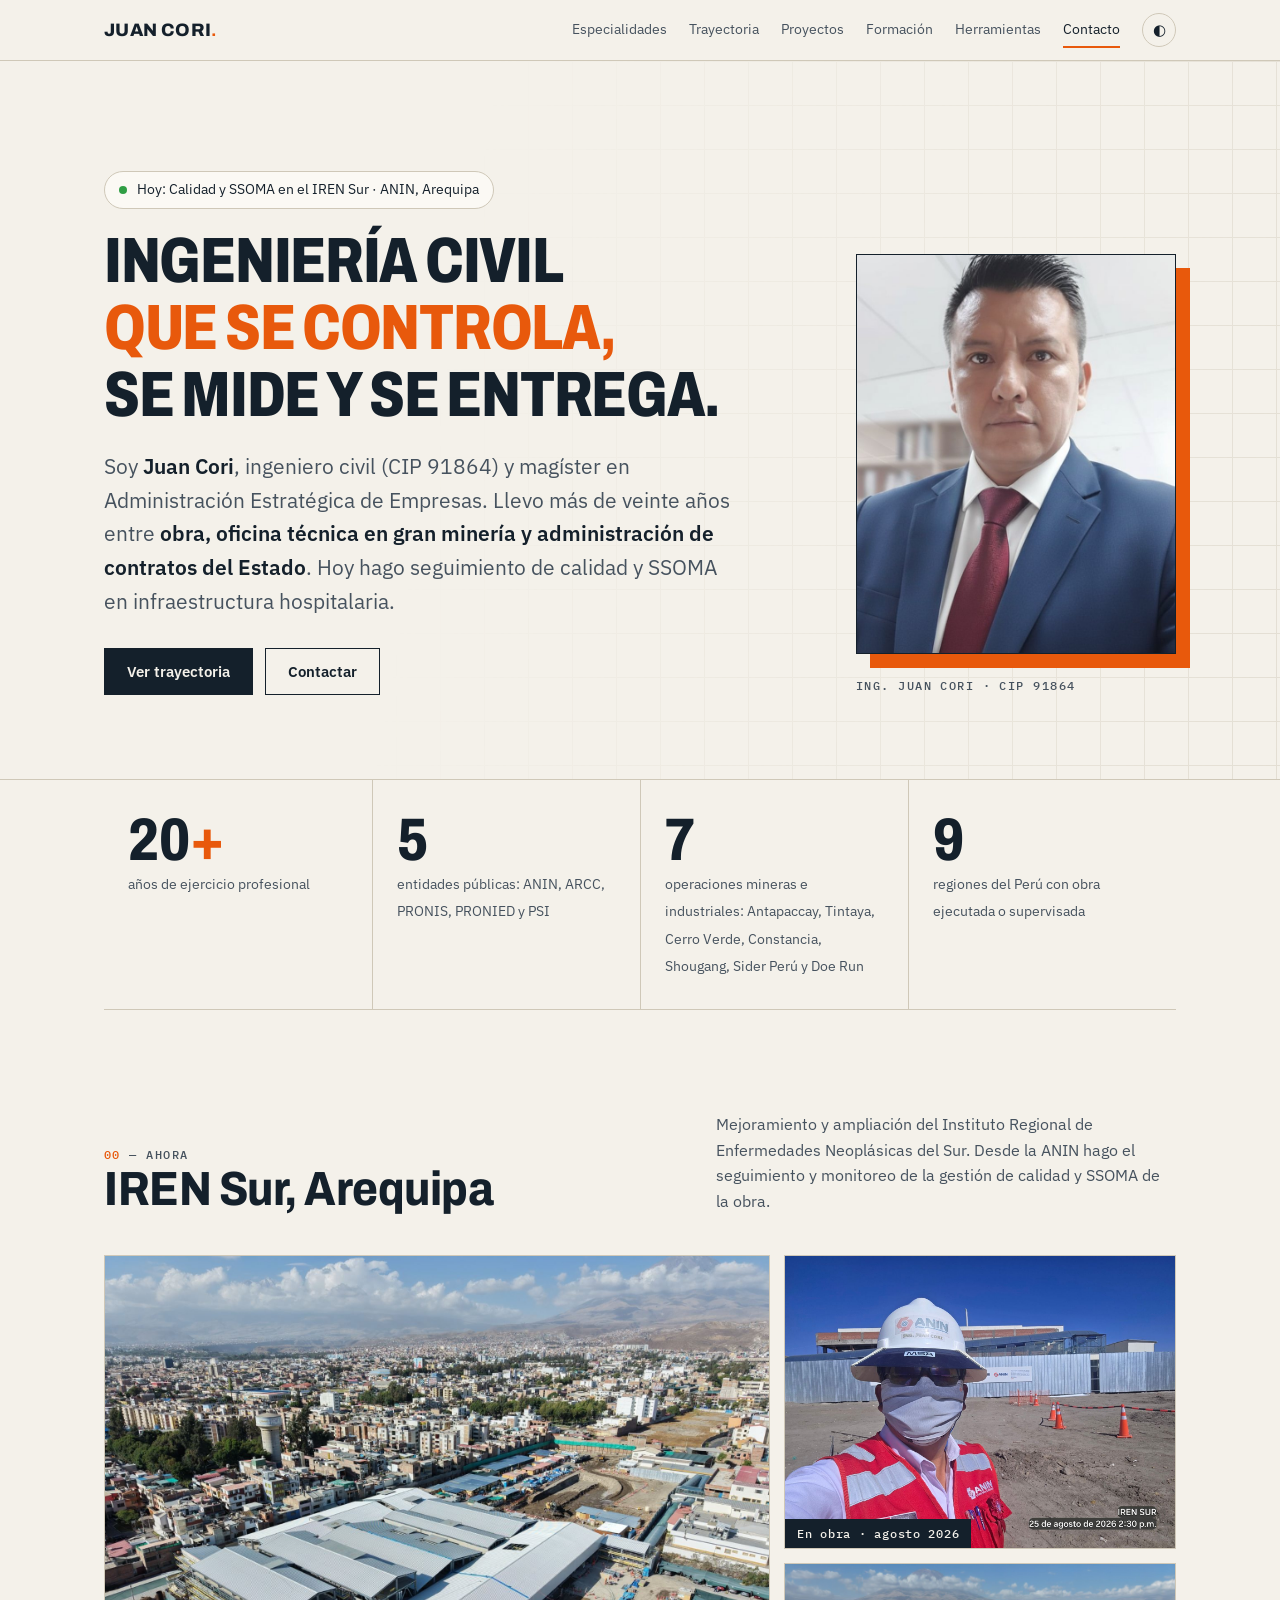
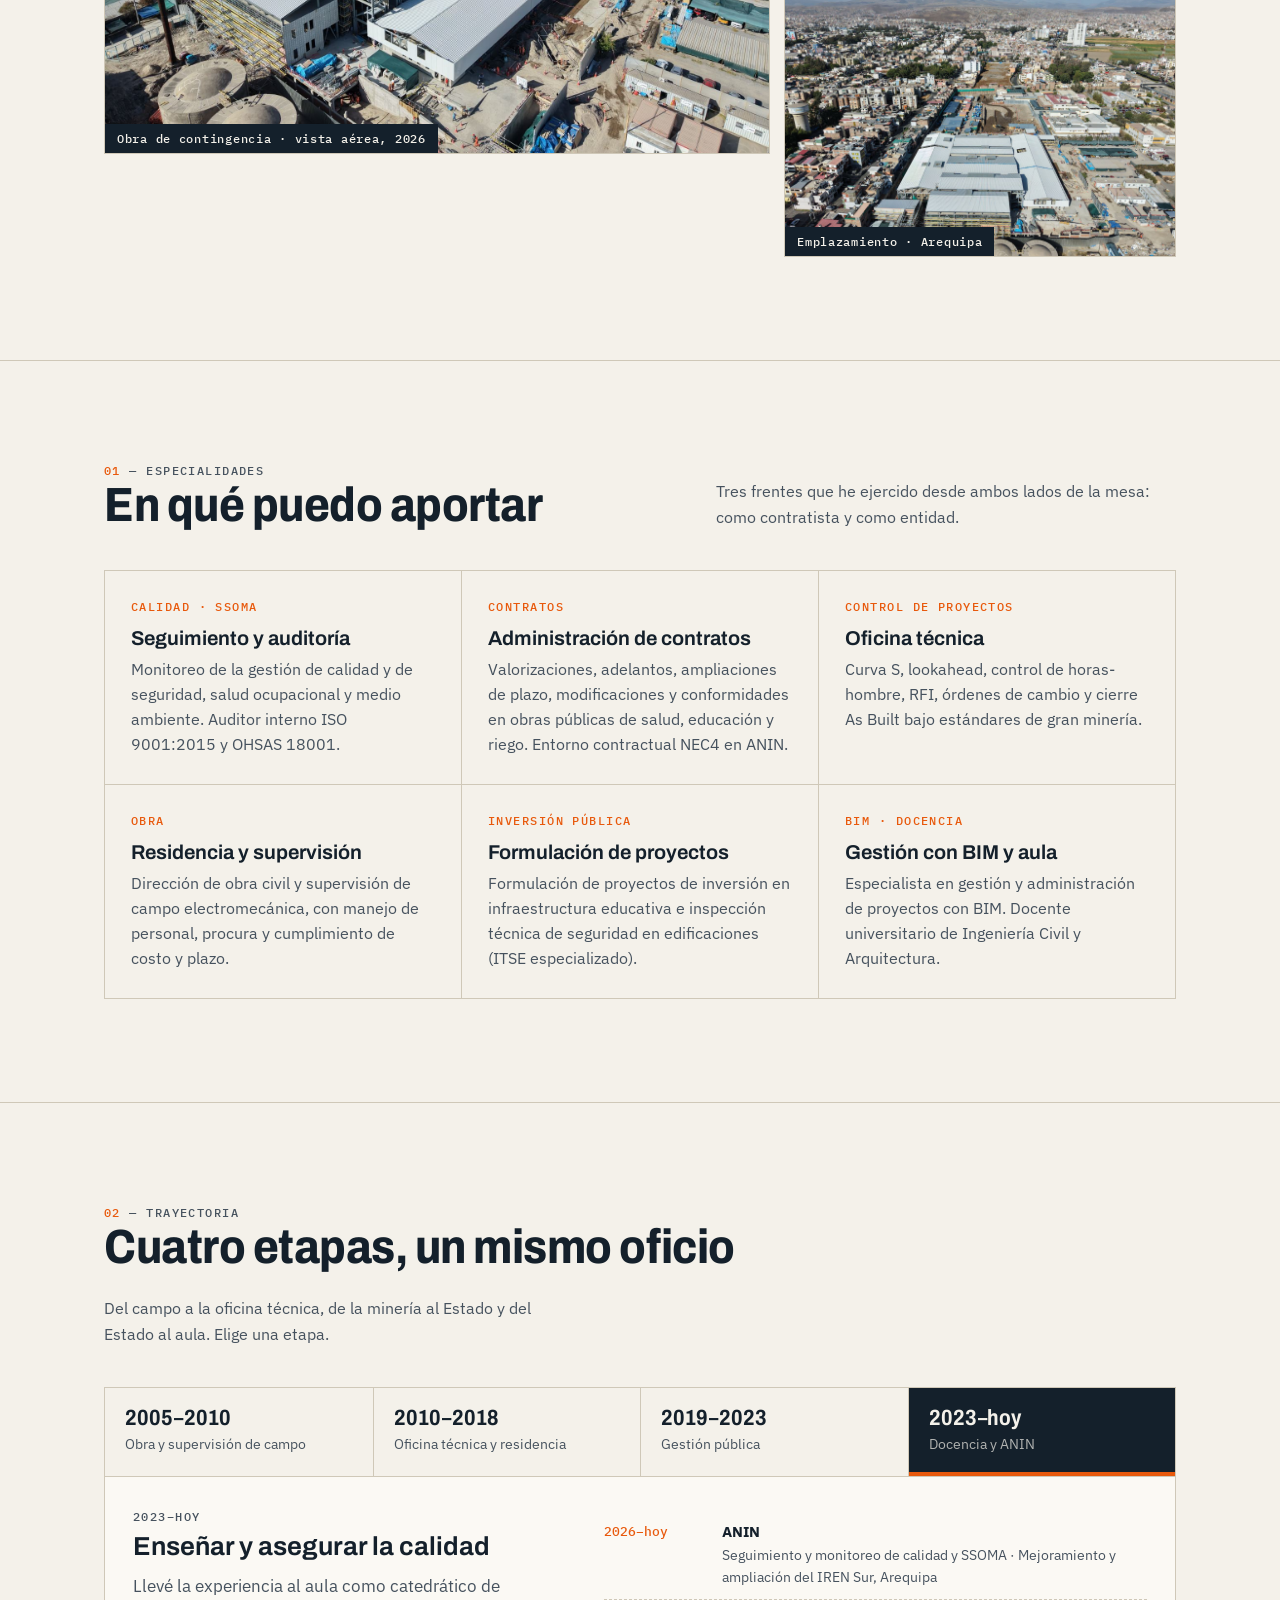
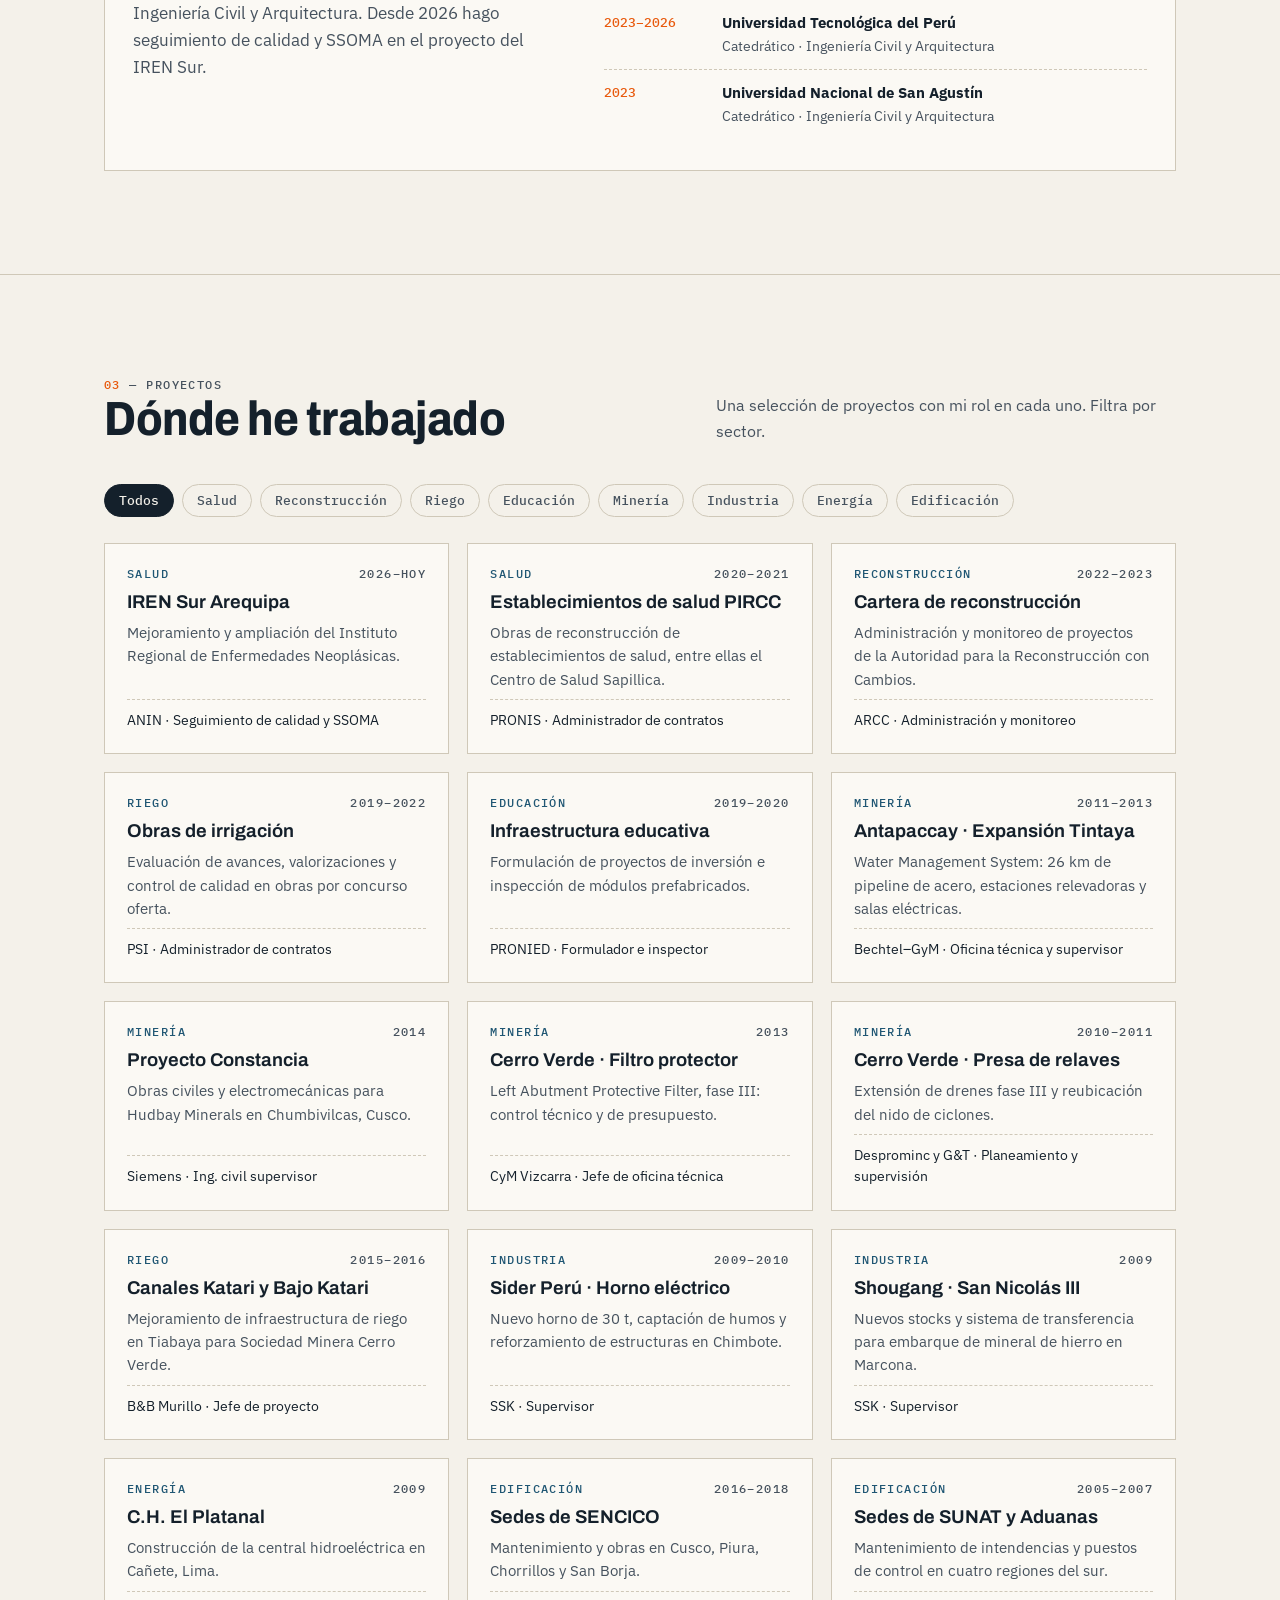
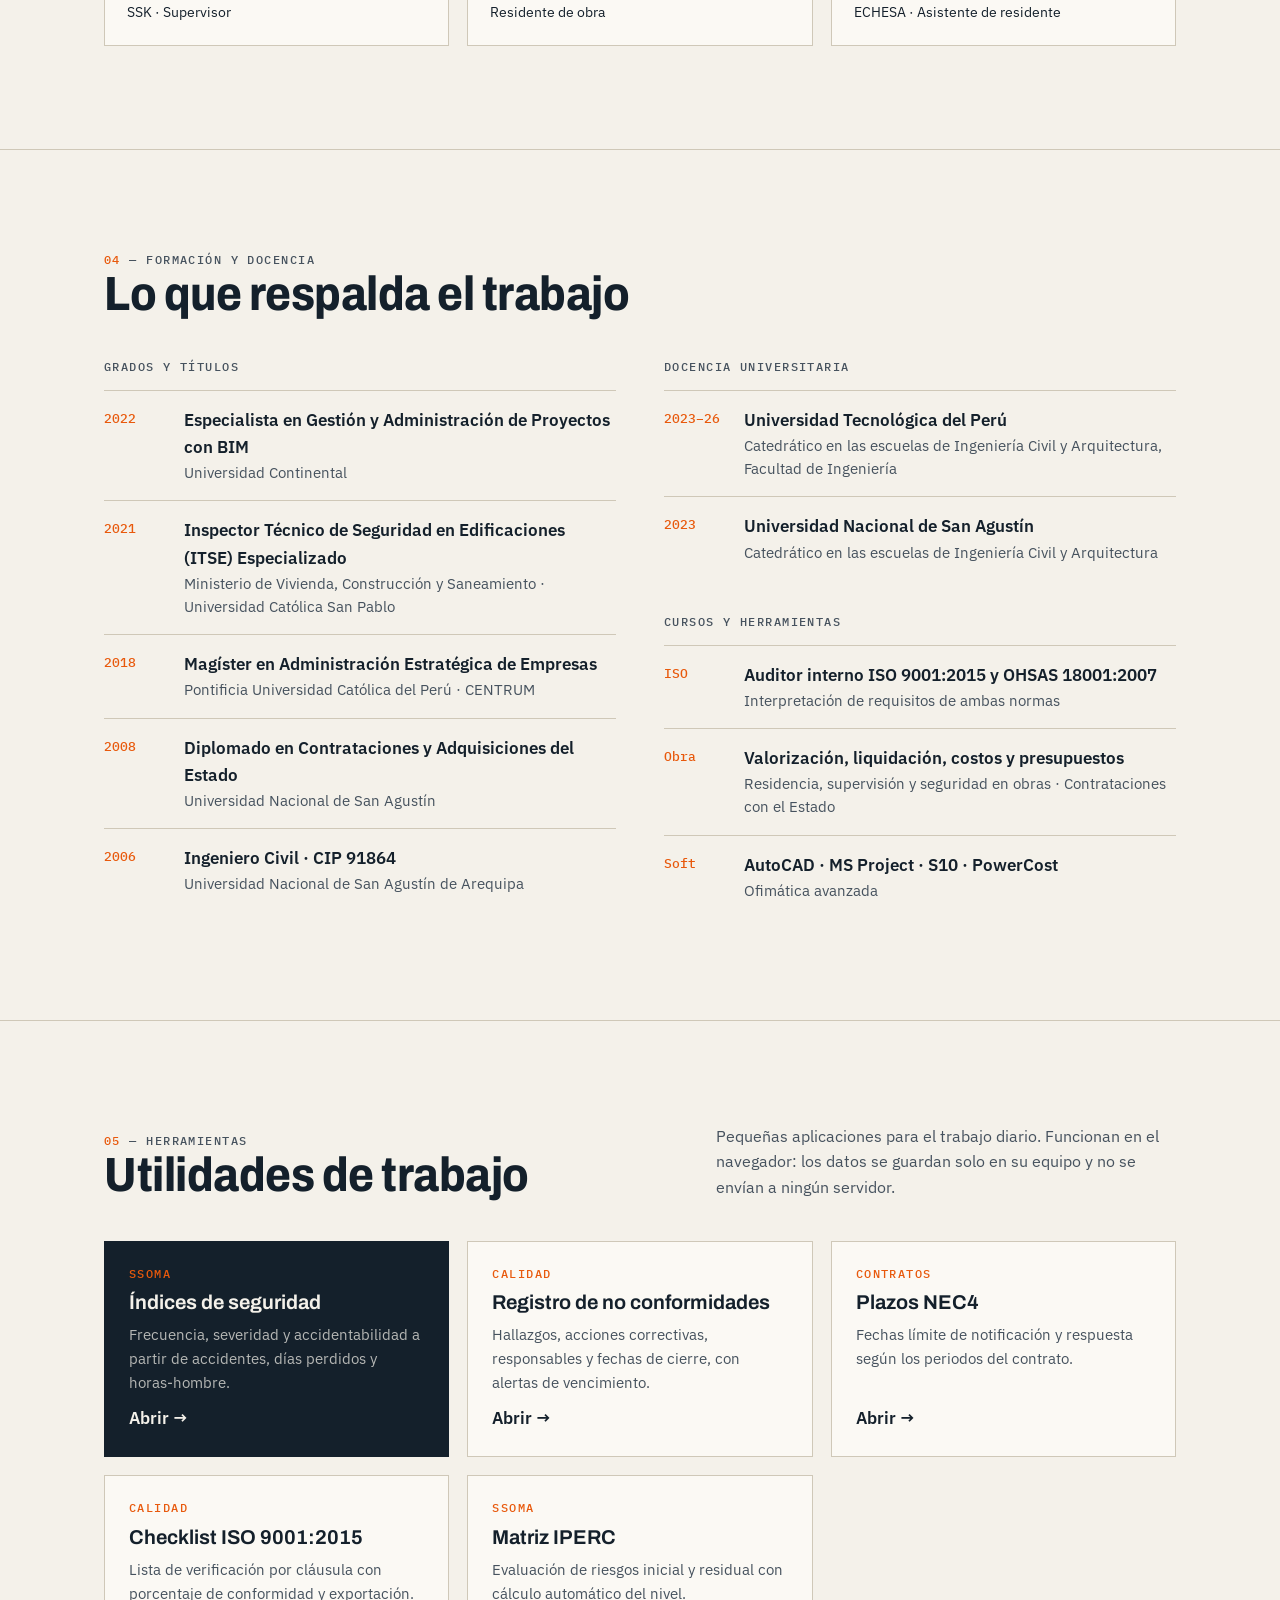
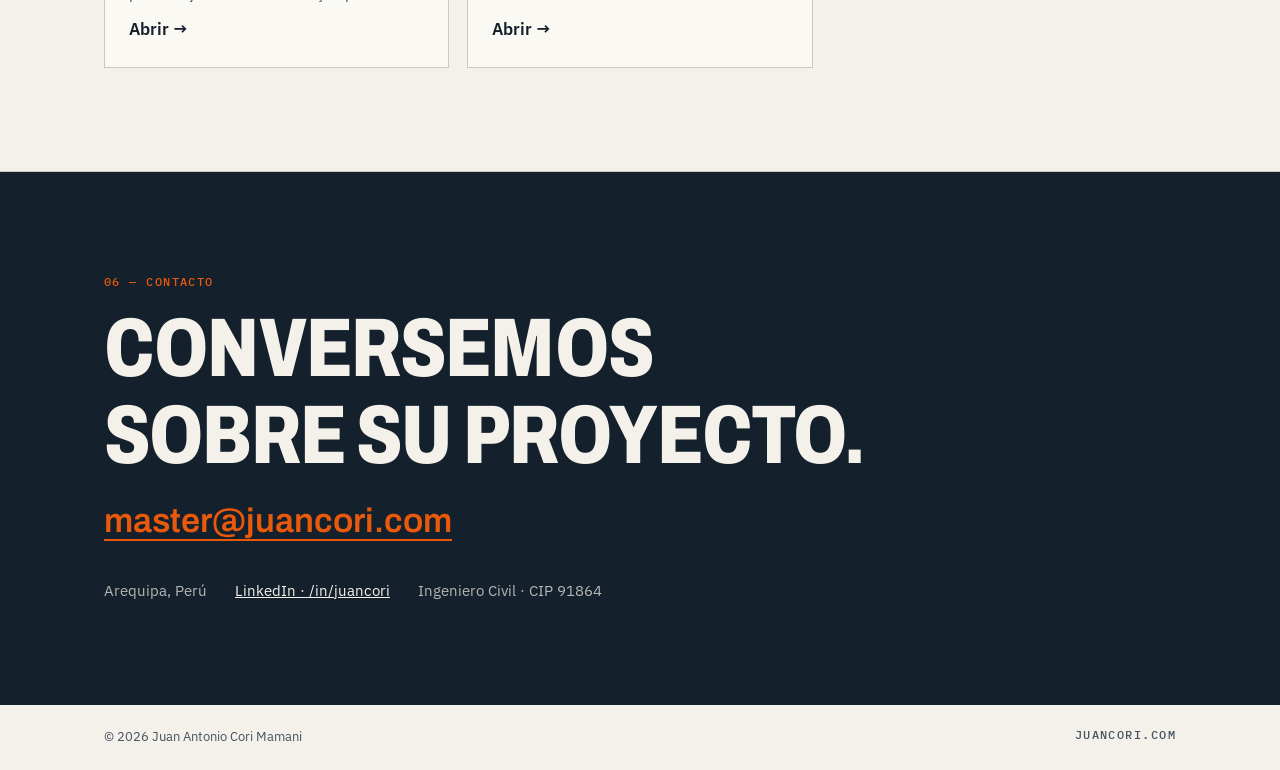
<file: index.html>
<!DOCTYPE html>
<html lang="es">
<head>
<meta charset="utf-8">
<meta name="viewport" content="width=device-width, initial-scale=1">
<title>Juan Cori · Ingeniero Civil · Calidad, SSOMA y gestión de contratos</title>
<meta name="description" content="Ing. Juan Cori (CIP 91864). Más de 20 años en minería, infraestructura y sector público. Especialista en calidad, SSOMA y administración de contratos en infraestructura de salud. Arequipa, Perú.">
<meta property="og:title" content="Juan Cori · Ingeniero Civil">
<meta property="og:description" content="Calidad, SSOMA y gestión de contratos en infraestructura pública. Más de 20 años entre minería, obra y Estado.">
<meta property="og:type" content="website">
<meta property="og:image" content="https://www.juancori.com/img/iren-sur-aerea-1.jpg">
<meta property="og:url" content="https://www.juancori.com/">
<link rel="canonical" href="https://www.juancori.com/">
<link rel="icon" href="data:image/svg+xml,%3Csvg xmlns='http://www.w3.org/2000/svg' viewBox='0 0 64 64'%3E%3Crect width='64' height='64' rx='10' fill='%2314202b'/%3E%3Ctext x='32' y='43' font-family='Arial' font-weight='700' font-size='30' text-anchor='middle' fill='%23f4f1ea'%3EJC%3C/text%3E%3Crect x='12' y='50' width='40' height='4' fill='%23e8590c'/%3E%3C/svg%3E">
<link rel="preconnect" href="https://fonts.googleapis.com">
<link rel="preconnect" href="https://fonts.gstatic.com" crossorigin>
<link href="https://fonts.googleapis.com/css2?family=Archivo:wdth,wght@75..125,400..800&family=IBM+Plex+Mono:wght@400;500&family=IBM+Plex+Sans:wght@400;500;600&display=swap" rel="stylesheet">
<style>
:root{--paper:#f4f1ea;--paper2:#ebe6db;--ink:#14202b;--ink2:#46525e;--line:#cfc8b8;--accent:#e8590c;--steel:#1f5673;--card:#fbf9f4}
[data-theme=dark]{--paper:#10181f;--paper2:#16212b;--ink:#ece8df;--ink2:#a4adb5;--line:#2c3a47;--accent:#ff7a2e;--steel:#6fb3d6;--card:#172430}
*{box-sizing:border-box}html{scroll-behavior:smooth}
body{margin:0;background:var(--paper);color:var(--ink);font:400 17px/1.6 "IBM Plex Sans",system-ui,sans-serif;-webkit-font-smoothing:antialiased;transition:background .3s,color .3s}
a{color:inherit}
.wrap{max-width:1120px;margin:0 auto;padding:0 24px}
.mono{font:500 12px/1.4 "IBM Plex Mono",monospace;letter-spacing:.12em;text-transform:uppercase;color:var(--ink2)}
h1,h2,h3{font-family:Archivo,sans-serif;margin:0;line-height:1.05}
h2{font-size:clamp(30px,4.4vw,48px);font-weight:750;font-stretch:88%;letter-spacing:-.01em}
h3{font-size:20px;font-weight:650}
/* nav */
header{position:sticky;top:0;z-index:20;background:color-mix(in srgb,var(--paper) 88%,transparent);backdrop-filter:blur(10px);border-bottom:1px solid var(--line)}
nav{display:flex;align-items:center;gap:22px;height:60px}
.brand{font:800 18px Archivo,sans-serif;text-decoration:none;letter-spacing:.02em;margin-right:auto}
.brand b{color:var(--accent)}
nav a.l{font-size:14px;text-decoration:none;color:var(--ink2);padding:6px 0;border-bottom:2px solid transparent}
nav a.l:hover,nav a.l.on{color:var(--ink);border-color:var(--accent)}
#theme{background:none;border:1px solid var(--line);color:var(--ink);border-radius:50%;width:34px;height:34px;cursor:pointer;font-size:15px}
@media(max-width:760px){nav a.l{display:none}}
/* hero */
.hero{position:relative;overflow:hidden;border-bottom:1px solid var(--line)}
.hero::before{content:"";position:absolute;inset:0;background-image:linear-gradient(var(--line) 1px,transparent 1px),linear-gradient(90deg,var(--line) 1px,transparent 1px);background-size:44px 44px;opacity:.45;mask-image:linear-gradient(100deg,transparent 35%,#000 100%)}
.hero .wrap{position:relative;padding-top:clamp(56px,9vw,110px);padding-bottom:clamp(48px,7vw,84px)}
.hero .wrap{display:grid;grid-template-columns:minmax(0,1fr) 320px;gap:52px;align-items:end}
.portrait{position:relative;margin:0}
.ph{position:relative;display:block}
.ph::before{content:"";position:absolute;inset:14px -14px -14px 14px;background:var(--accent)}
.portrait img{position:relative;display:block;width:100%;height:auto;aspect-ratio:4/5;object-fit:cover;border:1.5px solid var(--ink)}
.portrait figcaption{position:relative;margin-top:24px}
@media(max-width:900px){.hero .wrap{grid-template-columns:1fr}.portrait{max-width:260px;margin-right:14px}}
.hero h1{font-size:clamp(38px,5vw,64px);font-weight:800;font-stretch:78%;letter-spacing:-.02em;text-transform:uppercase;margin:18px 0 22px}
.hero h1 span{display:block}
.hero h1 .a{color:var(--accent)}
.lead{max-width:640px;font-size:clamp(17px,1.9vw,21px);color:var(--ink2)}
.lead strong{color:var(--ink);font-weight:600}
.cta{display:flex;flex-wrap:wrap;gap:12px;margin-top:30px}
.btn{display:inline-block;padding:13px 22px;font:600 15px "IBM Plex Sans",sans-serif;text-decoration:none;border:1.5px solid var(--ink);transition:transform .15s,background .15s,color .15s}
.btn:hover{transform:translate(-2px,-2px);box-shadow:4px 4px 0 var(--accent)}
.btn.p{background:var(--ink);color:var(--paper)}
.now{display:inline-flex;align-items:center;gap:10px;border:1px solid var(--line);background:var(--card);padding:7px 14px;border-radius:99px;font-size:13.5px}
.now i{width:8px;height:8px;border-radius:50%;background:#2f9e44;box-shadow:0 0 0 0 #2f9e44;animation:pulse 2s infinite}
@keyframes pulse{70%{box-shadow:0 0 0 9px transparent}}
/* stats */
.stats{display:grid;grid-template-columns:repeat(4,1fr);border-bottom:1px solid var(--line)}
.stat{padding:30px 24px;border-left:1px solid var(--line)}
.stat:first-child{border-left:0}
.stat b{display:block;font:800 clamp(38px,5vw,60px)/1 Archivo,sans-serif;font-stretch:80%}
.stat b em{font-style:normal;color:var(--accent)}
.stat>span{font-size:14px;color:var(--ink2)}
@media(max-width:760px){.stats{grid-template-columns:1fr 1fr}.stat:nth-child(3){border-left:0}.stat:nth-child(n+3){border-top:1px solid var(--line)}}
section{padding:clamp(60px,8vw,104px) 0;border-bottom:1px solid var(--line)}
.head{display:flex;justify-content:space-between;align-items:end;gap:24px;flex-wrap:wrap;margin-bottom:40px}
.head p{max-width:460px;margin:0;color:var(--ink2);font-size:16px}
.num{color:var(--accent)}
/* obra */
.obra{display:grid;grid-template-columns:1.7fr 1fr;gap:14px}
.obra figure{margin:0;position:relative;overflow:hidden;border:1px solid var(--line);background:var(--paper2)}
.obra img{display:block;width:100%;height:100%;object-fit:cover;transition:transform .6s}
.obra figure:hover img{transform:scale(1.04)}
.obra figcaption{position:absolute;left:0;bottom:0;background:var(--ink);color:var(--paper);font:500 12px "IBM Plex Mono",monospace;letter-spacing:.06em;padding:7px 12px}
.obra .col{display:grid;gap:14px;grid-template-rows:1fr 1fr}
.obra .main{aspect-ratio:4/3}
@media(max-width:760px){.obra{grid-template-columns:1fr}.obra .col{grid-template-rows:auto}.obra .col figure{aspect-ratio:4/3}}
/* especialidades */
.grid3{display:grid;grid-template-columns:repeat(3,1fr);gap:1px;background:var(--line);border:1px solid var(--line)}
.cell{background:var(--paper);padding:28px 26px;transition:background .2s}
.cell:hover{background:var(--card)}
.cell .mono{color:var(--accent)}
.cell h3{margin:12px 0 8px}
.cell p{margin:0;font-size:15.5px;color:var(--ink2)}
@media(max-width:860px){.grid3{grid-template-columns:1fr}}
/* trayectoria */
.tabs{display:grid;grid-template-columns:repeat(4,1fr);gap:0;border:1px solid var(--line);margin-bottom:0}
.tab{all:unset;cursor:pointer;padding:18px 20px;border-left:1px solid var(--line);box-sizing:border-box;position:relative}
.tab:first-child{border-left:0}
.tab b{display:block;font:700 22px Archivo,sans-serif;font-stretch:85%}
.tab span{font-size:13.5px;color:var(--ink2)}
.tab[aria-selected=true]{background:var(--ink);color:var(--paper)}
.tab[aria-selected=true] span{color:color-mix(in srgb,var(--paper) 70%,transparent)}
.tab[aria-selected=true]::after{content:"";position:absolute;left:0;right:0;bottom:0;height:4px;background:var(--accent)}
.tab:focus-visible{outline:2px solid var(--accent);outline-offset:-2px}
.panel{border:1px solid var(--line);border-top:0;padding:32px 28px;background:var(--card);display:grid;grid-template-columns:1fr 1.25fr;gap:36px}
.panel h3{font-size:26px;margin-bottom:12px}
.panel p{margin:0;color:var(--ink2)}
.panel ul{list-style:none;margin:0;padding:0}
.panel li{padding:11px 0;border-bottom:1px dashed var(--line);display:grid;grid-template-columns:104px 1fr;gap:14px;font-size:15px}
.panel li:last-child{border:0}
.panel li time{font:500 12.5px "IBM Plex Mono",monospace;color:var(--accent);padding-top:3px}
.panel li small{display:block;color:var(--ink2);font-size:14px}
@media(max-width:860px){.tabs{grid-template-columns:1fr 1fr}.tab:nth-child(3){border-left:0}.tab:nth-child(n+3){border-top:1px solid var(--line)}.panel{grid-template-columns:1fr}}
/* proyectos */
.filters{display:flex;flex-wrap:wrap;gap:8px;margin-bottom:26px}
.f{all:unset;cursor:pointer;font:500 13px "IBM Plex Mono",monospace;padding:7px 14px;border:1px solid var(--line);border-radius:99px;color:var(--ink2)}
.f[aria-pressed=true]{background:var(--ink);color:var(--paper);border-color:var(--ink)}
.f:focus-visible{outline:2px solid var(--accent)}
.projects{display:grid;grid-template-columns:repeat(3,1fr);gap:18px}
.pj{background:var(--card);border:1px solid var(--line);padding:22px;display:flex;flex-direction:column;gap:8px;transition:transform .2s,box-shadow .2s}
.pj:hover{transform:translate(-3px,-3px);box-shadow:5px 5px 0 var(--steel)}
.pj .top{display:flex;justify-content:space-between;gap:10px}
.pj .tag{color:var(--steel)}
.pj h3{font-size:18.5px;line-height:1.2}
.pj p{margin:0;font-size:14.5px;color:var(--ink2)}
.pj .role{margin-top:auto;padding-top:10px;border-top:1px dashed var(--line);font-size:13.5px}
.pj.hide{display:none}
@media(max-width:960px){.projects{grid-template-columns:1fr 1fr}}@media(max-width:620px){.projects{grid-template-columns:1fr}}
/* formación */
.two{display:grid;grid-template-columns:1fr 1fr;gap:48px}
.list{list-style:none;margin:0;padding:0}
.list li{padding:16px 0;border-top:1px solid var(--line);display:grid;grid-template-columns:64px 1fr;gap:16px}
.list li time{font:500 13px "IBM Plex Mono",monospace;color:var(--accent);padding-top:3px}
.list li b{font-weight:600}
.list li span{display:block;font-size:14.5px;color:var(--ink2)}
.sub{margin:0 0 14px}
@media(max-width:860px){.two{grid-template-columns:1fr}}
/* herramientas */
.tools{display:grid;grid-template-columns:repeat(3,1fr);gap:18px}
.tool{border:1px solid var(--line);padding:24px;background:var(--card);text-decoration:none;display:flex;flex-direction:column;gap:10px}
.tool .mono{color:var(--accent)}
.tool:hover{box-shadow:6px 6px 0 var(--accent);transform:translate(-3px,-3px);border-color:var(--ink)}
.tool:first-child{background:var(--ink);color:var(--paper);border-color:var(--ink)}
.tool:first-child p{color:color-mix(in srgb,var(--paper) 72%,transparent)}
.tool{transition:transform .2s,box-shadow .2s}
.tool p{margin:0;font-size:15px;color:var(--ink2)}
.tool .go{margin-top:auto;font-weight:600}
.soon{opacity:.8;border-style:dashed}
@media(max-width:860px){.tools{grid-template-columns:1fr}}
/* contacto */
.contact{background:var(--ink);color:var(--paper);border:0}
.contact h2{font-size:clamp(36px,6.5vw,84px);text-transform:uppercase;font-stretch:78%;font-weight:800}
.contact a.big{display:inline-block;margin-top:22px;font:600 clamp(20px,3vw,34px) Archivo,sans-serif;color:var(--accent);text-decoration:none;border-bottom:2px solid currentColor}
.contact .row{display:flex;flex-wrap:wrap;gap:28px;margin-top:38px;font-size:15px;color:color-mix(in srgb,var(--paper) 72%,transparent)}
.contact .row a{color:var(--paper)}
footer{padding:22px 0;font-size:13px;color:var(--ink2)}
footer .wrap{display:flex;justify-content:space-between;flex-wrap:wrap;gap:8px}
.rv{opacity:0;transform:translateY(18px);transition:opacity .6s,transform .6s}
.rv.in{opacity:1;transform:none}
@media(prefers-reduced-motion:reduce){.rv{opacity:1;transform:none;transition:none}html{scroll-behavior:auto}.now i{animation:none}}
</style>
</head>
<body>
<header><div class="wrap"><nav>
<a class="brand" href="#inicio">JUAN CORI<b>.</b></a>
<a class="l" href="#especialidades">Especialidades</a>
<a class="l" href="#trayectoria">Trayectoria</a>
<a class="l" href="#proyectos">Proyectos</a>
<a class="l" href="#formacion">Formación</a>
<a class="l" href="#herramientas">Herramientas</a>
<a class="l" href="#contacto">Contacto</a>
<button id="theme" aria-label="Cambiar tema claro/oscuro">◐</button>
</nav></div></header>

<main>
<div class="hero" id="inicio"><div class="wrap"><div>
<span class="now"><i></i>Hoy: Calidad y SSOMA en el IREN Sur · ANIN, Arequipa</span>
<h1><span>Ingeniería civil</span><span class="a">que se controla,</span><span>se mide y se entrega.</span></h1>
<p class="lead">Soy <strong>Juan Cori</strong>, ingeniero civil (CIP 91864) y magíster en Administración Estratégica de Empresas. Llevo más de veinte años entre <strong>obra, oficina técnica en gran minería y administración de contratos del Estado</strong>. Hoy hago seguimiento de calidad y SSOMA en infraestructura hospitalaria.</p>
<div class="cta"><a class="btn p" href="#trayectoria">Ver trayectoria</a><a class="btn" href="#contacto">Contactar</a></div>
</div>
<figure class="portrait"><span class="ph"><img src="img/juan-cori.jpg" width="720" height="900" alt="Retrato de Juan Cori, ingeniero civil"></span><figcaption class="mono">Ing. Juan Cori · CIP 91864</figcaption></figure>
</div></div>

<div class="wrap"><div class="stats">
<div class="stat"><b><span data-n="20">0</span><em>+</em></b><span>años de ejercicio profesional</span></div>
<div class="stat"><b data-n="5">0</b><span>entidades públicas: ANIN, ARCC, PRONIS, PRONIED y PSI</span></div>
<div class="stat"><b data-n="7">0</b><span>operaciones mineras e industriales: Antapaccay, Tintaya, Cerro Verde, Constancia, Shougang, Sider Perú y Doe Run</span></div>
<div class="stat"><b data-n="9">0</b><span>regiones del Perú con obra ejecutada o supervisada</span></div>
</div></div>

<section id="ahora"><div class="wrap">
<div class="head rv"><div><div class="mono"><span class="num">00</span> — Ahora</div><h2>IREN Sur, Arequipa</h2></div><p>Mejoramiento y ampliación del Instituto Regional de Enfermedades Neoplásicas del Sur. Desde la ANIN hago el seguimiento y monitoreo de la gestión de calidad y SSOMA de la obra.</p></div>
<div class="obra rv">
<figure class="main"><img src="img/iren-sur-aerea-1.jpg" width="1600" height="1200" loading="lazy" alt="Vista aérea de la obra de contingencia del IREN Sur con la ciudad de Arequipa al fondo"><figcaption>Obra de contingencia · vista aérea, 2026</figcaption></figure>
<div class="col">
<figure><img src="img/juan-cori-obra.jpg" width="1400" height="1050" loading="lazy" alt="Juan Cori con casco y chaleco de la ANIN en la obra del IREN Sur"><figcaption>En obra · agosto 2026</figcaption></figure>
<figure><img src="img/iren-sur-aerea-2.jpg" width="1600" height="1200" loading="lazy" alt="Vista aérea del conjunto del IREN Sur con el volcán Misti al fondo"><figcaption>Emplazamiento · Arequipa</figcaption></figure>
</div>
</div>
</div></section>

<section id="especialidades"><div class="wrap">
<div class="head rv"><div><div class="mono"><span class="num">01</span> — Especialidades</div><h2>En qué puedo aportar</h2></div><p>Tres frentes que he ejercido desde ambos lados de la mesa: como contratista y como entidad.</p></div>
<div class="grid3 rv">
<div class="cell"><div class="mono">Calidad · SSOMA</div><h3>Seguimiento y auditoría</h3><p>Monitoreo de la gestión de calidad y de seguridad, salud ocupacional y medio ambiente. Auditor interno ISO 9001:2015 y OHSAS 18001.</p></div>
<div class="cell"><div class="mono">Contratos</div><h3>Administración de contratos</h3><p>Valorizaciones, adelantos, ampliaciones de plazo, modificaciones y conformidades en obras públicas de salud, educación y riego. Entorno contractual NEC4 en ANIN.</p></div>
<div class="cell"><div class="mono">Control de proyectos</div><h3>Oficina técnica</h3><p>Curva S, lookahead, control de horas-hombre, RFI, órdenes de cambio y cierre As Built bajo estándares de gran minería.</p></div>
<div class="cell"><div class="mono">Obra</div><h3>Residencia y supervisión</h3><p>Dirección de obra civil y supervisión de campo electromecánica, con manejo de personal, procura y cumplimiento de costo y plazo.</p></div>
<div class="cell"><div class="mono">Inversión pública</div><h3>Formulación de proyectos</h3><p>Formulación de proyectos de inversión en infraestructura educativa e inspección técnica de seguridad en edificaciones (ITSE especializado).</p></div>
<div class="cell"><div class="mono">BIM · Docencia</div><h3>Gestión con BIM y aula</h3><p>Especialista en gestión y administración de proyectos con BIM. Docente universitario de Ingeniería Civil y Arquitectura.</p></div>
</div>
</div></section>

<section id="trayectoria"><div class="wrap">
<div class="head rv"><div><div class="mono"><span class="num">02</span> — Trayectoria</div><h2>Cuatro etapas, un mismo oficio</h2></div><p>Del campo a la oficina técnica, de la minería al Estado y del Estado al aula. Elige una etapa.</p></div>
<div class="rv">
<div class="tabs" role="tablist" aria-label="Etapas de la trayectoria"></div>
<div class="panel" role="tabpanel" id="panel" aria-live="polite"></div>
</div>
</div></section>

<section id="proyectos"><div class="wrap">
<div class="head rv"><div><div class="mono"><span class="num">03</span> — Proyectos</div><h2>Dónde he trabajado</h2></div><p>Una selección de proyectos con mi rol en cada uno. Filtra por sector.</p></div>
<div class="filters rv" role="group" aria-label="Filtrar proyectos por sector"></div>
<div class="projects" id="projects"></div>
</div></section>

<section id="formacion"><div class="wrap">
<div class="head rv"><div><div class="mono"><span class="num">04</span> — Formación y docencia</div><h2>Lo que respalda el trabajo</h2></div></div>
<div class="two">
<div class="rv"><div class="mono sub">Grados y títulos</div><ul class="list">
<li><time>2022</time><div><b>Especialista en Gestión y Administración de Proyectos con BIM</b><span>Universidad Continental</span></div></li>
<li><time>2021</time><div><b>Inspector Técnico de Seguridad en Edificaciones (ITSE) Especializado</b><span>Ministerio de Vivienda, Construcción y Saneamiento · Universidad Católica San Pablo</span></div></li>
<li><time>2018</time><div><b>Magíster en Administración Estratégica de Empresas</b><span>Pontificia Universidad Católica del Perú · CENTRUM</span></div></li>
<li><time>2008</time><div><b>Diplomado en Contrataciones y Adquisiciones del Estado</b><span>Universidad Nacional de San Agustín</span></div></li>
<li><time>2006</time><div><b>Ingeniero Civil · CIP 91864</b><span>Universidad Nacional de San Agustín de Arequipa</span></div></li>
</ul></div>
<div class="rv"><div class="mono sub">Docencia universitaria</div><ul class="list">
<li><time>2023–26</time><div><b>Universidad Tecnológica del Perú</b><span>Catedrático en las escuelas de Ingeniería Civil y Arquitectura, Facultad de Ingeniería</span></div></li>
<li><time>2023</time><div><b>Universidad Nacional de San Agustín</b><span>Catedrático en las escuelas de Ingeniería Civil y Arquitectura</span></div></li>
</ul>
<div class="mono sub" style="margin-top:34px">Cursos y herramientas</div><ul class="list">
<li><time>ISO</time><div><b>Auditor interno ISO 9001:2015 y OHSAS 18001:2007</b><span>Interpretación de requisitos de ambas normas</span></div></li>
<li><time>Obra</time><div><b>Valorización, liquidación, costos y presupuestos</b><span>Residencia, supervisión y seguridad en obras · Contrataciones con el Estado</span></div></li>
<li><time>Soft</time><div><b>AutoCAD · MS Project · S10 · PowerCost</b><span>Ofimática avanzada</span></div></li>
</ul></div>
</div>
</div></section>

<section id="herramientas"><div class="wrap">
<div class="head rv"><div><div class="mono"><span class="num">05</span> — Herramientas</div><h2>Utilidades de trabajo</h2></div><p>Pequeñas aplicaciones para el trabajo diario. Funcionan en el navegador: los datos se guardan solo en su equipo y no se envían a ningún servidor.</p></div>
<div class="tools rv">
<a class="tool" href="herramientas/indices-seguridad/"><div class="mono">SSOMA</div><h3>Índices de seguridad</h3><p>Frecuencia, severidad y accidentabilidad a partir de accidentes, días perdidos y horas-hombre.</p><span class="go">Abrir →</span></a>
<a class="tool" href="herramientas/no-conformidades"><div class="mono">Calidad</div><h3>Registro de no conformidades</h3><p>Hallazgos, acciones correctivas, responsables y fechas de cierre, con alertas de vencimiento.</p><span class="go">Abrir →</span></a>
<a class="tool" href="herramientas/plazos-nec4"><div class="mono">Contratos</div><h3>Plazos NEC4</h3><p>Fechas límite de notificación y respuesta según los periodos del contrato.</p><span class="go">Abrir →</span></a>
<a class="tool" href="herramientas/checklist-iso-9001"><div class="mono">Calidad</div><h3>Checklist ISO 9001:2015</h3><p>Lista de verificación por cláusula con porcentaje de conformidad y exportación.</p><span class="go">Abrir →</span></a>
<a class="tool" href="herramientas/matriz-iperc"><div class="mono">SSOMA</div><h3>Matriz IPERC</h3><p>Evaluación de riesgos inicial y residual con cálculo automático del nivel.</p><span class="go">Abrir →</span></a>
</div>
</div></section>

<section class="contact" id="contacto"><div class="wrap">
<div class="mono" style="color:var(--accent)">06 — Contacto</div>
<h2 style="margin-top:14px">Conversemos<br>sobre su proyecto.</h2>
<a class="big" href="mailto:master@juancori.com">master@juancori.com</a>
<div class="row"><span>Arequipa, Perú</span><a href="https://www.linkedin.com/in/juancori/" target="_blank" rel="noopener">LinkedIn · /in/juancori</a><span>Ingeniero Civil · CIP 91864</span></div>
</div></section>
</main>

<footer><div class="wrap"><span>© <span id="y"></span> Juan Antonio Cori Mamani</span><span class="mono">juancori.com</span></div></footer>

<script>
const stages=[
{y:"2005–2010",t:"Obra y supervisión de campo",h:"Aprender el oficio en terreno",p:"Empecé como asistente de residente y supervisor de campo: mantenimiento de sedes públicas en el sur del país, obras viales e hidráulicas y montajes industriales de gran escala.",i:[
["2009–2010","SSK Montajes e Instalaciones","Supervisor · Sider Perú (Chimbote), Shougang (Marcona) y C.H. El Platanal (Cañete)"],
["2008","SSK · Doe Run Perú","Ing. de oficina técnica · Proyecto PAMA"],
["2008","Pedrisa · Xstrata Tintaya","Residente de obra · Losas en truck shop"],
["2007","AUTODEMA · Majes Siguas","Asistente técnico · Canal madre provisional Alto Siguas"],
["2005–2007","ECHESA · MACSEL","Asistente de residente · Sedes de SUNAT y Aduanas en Arequipa, Tacna, Puno y Ayacucho; aeropuerto de Juliaca"]]},
{y:"2010–2018",t:"Oficina técnica y residencia",h:"Control de proyectos en gran minería",p:"Pasé a planeamiento y control: curva S, lookahead, valorizaciones, RFI y cierre As Built para Cerro Verde, Antapaccay y Constancia. Luego dirigí obras como jefe de proyecto y residente.",i:[
["2016–2018","Residencias de obra","Sedes de SENCICO en Cusco, Piura, Chorrillos y San Borja; terminal terrestre en Santa Rita de Siguas"],
["2015–2016","B&B Murillo · Cerro Verde","Jefe de proyecto · Canales de riego Katari y Bajo Katari"],
["2014","Siemens · Constancia (Hudbay)","Ing. civil supervisor · Obras civiles y electromecánicas"],
["2013","CyM Vizcarra · Cerro Verde","Jefe de oficina técnica · Left Abutment Protective Filter, fase III"],
["2011–2013","Bechtel – Graña y Montero","Oficina técnica y supervisor · Antapaccay, expansión Tintaya"],
["2010–2011","G&T · Desprominc","Supervisor y planeamiento · Presa de relaves de Cerro Verde"]]},
{y:"2019–2023",t:"Gestión pública",h:"Administrar contratos desde el Estado",p:"Del lado de la entidad: evaluación de avances, informes técnico-administrativos, adelantos, ampliaciones de plazo y conformidad de valorizaciones en obras de salud, educación y riego.",i:[
["2022–2023","ARCC","Administración y monitoreo de proyectos · Autoridad para la Reconstrucción con Cambios"],
["2021–2022","PSI · MIDAGRI","Administrador de contratos · Obras de irrigación por concurso oferta"],
["2020–2021","PRONIS · MINSA","Administrador de contratos · Establecimientos de salud del Plan Integral para la Reconstrucción con Cambios"],
["2019–2020","PRONIED · MINEDU","Formulador de proyectos e inspector técnico · Infraestructura educativa"],
["2019","PSI · MINAGRI","Administrador de contratos · Oficina de supervisión"]]},
{y:"2023–hoy",t:"Docencia y ANIN",h:"Enseñar y asegurar la calidad",p:"Llevé la experiencia al aula como catedrático de Ingeniería Civil y Arquitectura. Desde 2026 hago seguimiento de calidad y SSOMA en el proyecto del IREN Sur.",i:[
["2026–hoy","ANIN","Seguimiento y monitoreo de calidad y SSOMA · Mejoramiento y ampliación del IREN Sur, Arequipa"],
["2023–2026","Universidad Tecnológica del Perú","Catedrático · Ingeniería Civil y Arquitectura"],
["2023","Universidad Nacional de San Agustín","Catedrático · Ingeniería Civil y Arquitectura"]]}];
const projects=[
["Salud","2026–hoy","IREN Sur Arequipa","Mejoramiento y ampliación del Instituto Regional de Enfermedades Neoplásicas.","ANIN · Seguimiento de calidad y SSOMA"],
["Salud","2020–2021","Establecimientos de salud PIRCC","Obras de reconstrucción de establecimientos de salud, entre ellas el Centro de Salud Sapillica.","PRONIS · Administrador de contratos"],
["Reconstrucción","2022–2023","Cartera de reconstrucción","Administración y monitoreo de proyectos de la Autoridad para la Reconstrucción con Cambios.","ARCC · Administración y monitoreo"],
["Riego","2019–2022","Obras de irrigación","Evaluación de avances, valorizaciones y control de calidad en obras por concurso oferta.","PSI · Administrador de contratos"],
["Educación","2019–2020","Infraestructura educativa","Formulación de proyectos de inversión e inspección de módulos prefabricados.","PRONIED · Formulador e inspector"],
["Minería","2011–2013","Antapaccay · Expansión Tintaya","Water Management System: 26 km de pipeline de acero, estaciones relevadoras y salas eléctricas.","Bechtel–GyM · Oficina técnica y supervisor"],
["Minería","2014","Proyecto Constancia","Obras civiles y electromecánicas para Hudbay Minerals en Chumbivilcas, Cusco.","Siemens · Ing. civil supervisor"],
["Minería","2013","Cerro Verde · Filtro protector","Left Abutment Protective Filter, fase III: control técnico y de presupuesto.","CyM Vizcarra · Jefe de oficina técnica"],
["Minería","2010–2011","Cerro Verde · Presa de relaves","Extensión de drenes fase III y reubicación del nido de ciclones.","Desprominc y G&T · Planeamiento y supervisión"],
["Riego","2015–2016","Canales Katari y Bajo Katari","Mejoramiento de infraestructura de riego en Tiabaya para Sociedad Minera Cerro Verde.","B&B Murillo · Jefe de proyecto"],
["Industria","2009–2010","Sider Perú · Horno eléctrico","Nuevo horno de 30 t, captación de humos y reforzamiento de estructuras en Chimbote.","SSK · Supervisor"],
["Industria","2009","Shougang · San Nicolás III","Nuevos stocks y sistema de transferencia para embarque de mineral de hierro en Marcona.","SSK · Supervisor"],
["Energía","2009","C.H. El Platanal","Construcción de la central hidroeléctrica en Cañete, Lima.","SSK · Supervisor"],
["Edificación","2016–2018","Sedes de SENCICO","Mantenimiento y obras en Cusco, Piura, Chorrillos y San Borja.","Residente de obra"],
["Edificación","2005–2007","Sedes de SUNAT y Aduanas","Mantenimiento de intendencias y puestos de control en cuatro regiones del sur.","ECHESA · Asistente de residente"]];
const $=s=>document.querySelector(s),el=(t,c,h)=>{const e=document.createElement(t);if(c)e.className=c;if(h!=null)e.innerHTML=h;return e};
// trayectoria
const tl=$('.tabs'),panel=$('#panel');
function show(k){[...tl.children].forEach((b,i)=>{b.setAttribute('aria-selected',i===k);b.tabIndex=i===k?0:-1});const s=stages[k];
panel.innerHTML=`<div><div class="mono">${s.y}</div><h3 style="margin-top:8px">${s.h}</h3><p>${s.p}</p></div><ul>${s.i.map(r=>`<li><time>${r[0]}</time><div><b>${r[1]}</b><small>${r[2]}</small></div></li>`).join('')}</ul>`}
stages.forEach((s,i)=>{const b=el('button','tab',`<b>${s.y}</b><span>${s.t}</span>`);b.setAttribute('role','tab');b.onclick=()=>show(i);
b.onkeydown=e=>{const d=e.key==='ArrowRight'?1:e.key==='ArrowLeft'?-1:0;if(d){const n=(i+d+stages.length)%stages.length;show(n);tl.children[n].focus()}};tl.append(b)});
show(3);
// proyectos
const pg=$('#projects'),fg=$('.filters'),cats=['Todos',...new Set(projects.map(p=>p[0]))];
projects.forEach(p=>{const c=el('article','pj rv',`<div class="top"><span class="mono tag">${p[0]}</span><span class="mono">${p[1]}</span></div><h3>${p[2]}</h3><p>${p[3]}</p><div class="role">${p[4]}</div>`);c.dataset.c=p[0];pg.append(c)});
cats.forEach((c,i)=>{const b=el('button','f',c);b.setAttribute('aria-pressed',i===0);b.onclick=()=>{[...fg.children].forEach(x=>x.setAttribute('aria-pressed',x===b));[...pg.children].forEach(x=>x.classList.toggle('hide',c!=='Todos'&&x.dataset.c!==c))};fg.append(b)});
// reveal + counters
const io=new IntersectionObserver(es=>es.forEach(e=>{if(e.isIntersecting){e.target.classList.add('in');io.unobserve(e.target)}}),{threshold:.12});
document.querySelectorAll('.rv').forEach(e=>io.observe(e));
const reduce=matchMedia('(prefers-reduced-motion:reduce)').matches;
document.querySelectorAll('[data-n]').forEach(e=>{const n=+e.dataset.n;if(reduce){e.textContent=n;return}let t0;const f=t=>{t0??=t;const k=Math.min((t-t0)/1100,1);e.textContent=Math.round(n*(1-Math.pow(1-k,3)));if(k<1)requestAnimationFrame(f)};requestAnimationFrame(f)});
// nav activo
const links=[...document.querySelectorAll('nav a.l')];
const so=new IntersectionObserver(es=>es.forEach(e=>{if(e.isIntersecting)links.forEach(l=>l.classList.toggle('on',l.getAttribute('href')==='#'+e.target.id))}),{rootMargin:'-45% 0px -50% 0px'});
document.querySelectorAll('section[id]').forEach(s=>so.observe(s));
// tema
const root=document.documentElement;let th=null;try{th=localStorage.getItem('jc-theme')}catch(e){}
if(!th&&matchMedia('(prefers-color-scheme:dark)').matches)th='dark';if(th)root.dataset.theme=th;
$('#theme').onclick=()=>{const d=root.dataset.theme==='dark'?'light':'dark';root.dataset.theme=d;try{localStorage.setItem('jc-theme',d)}catch(e){}};
$('#y').textContent=new Date().getFullYear();
</script>
</body>
</html>
</file>
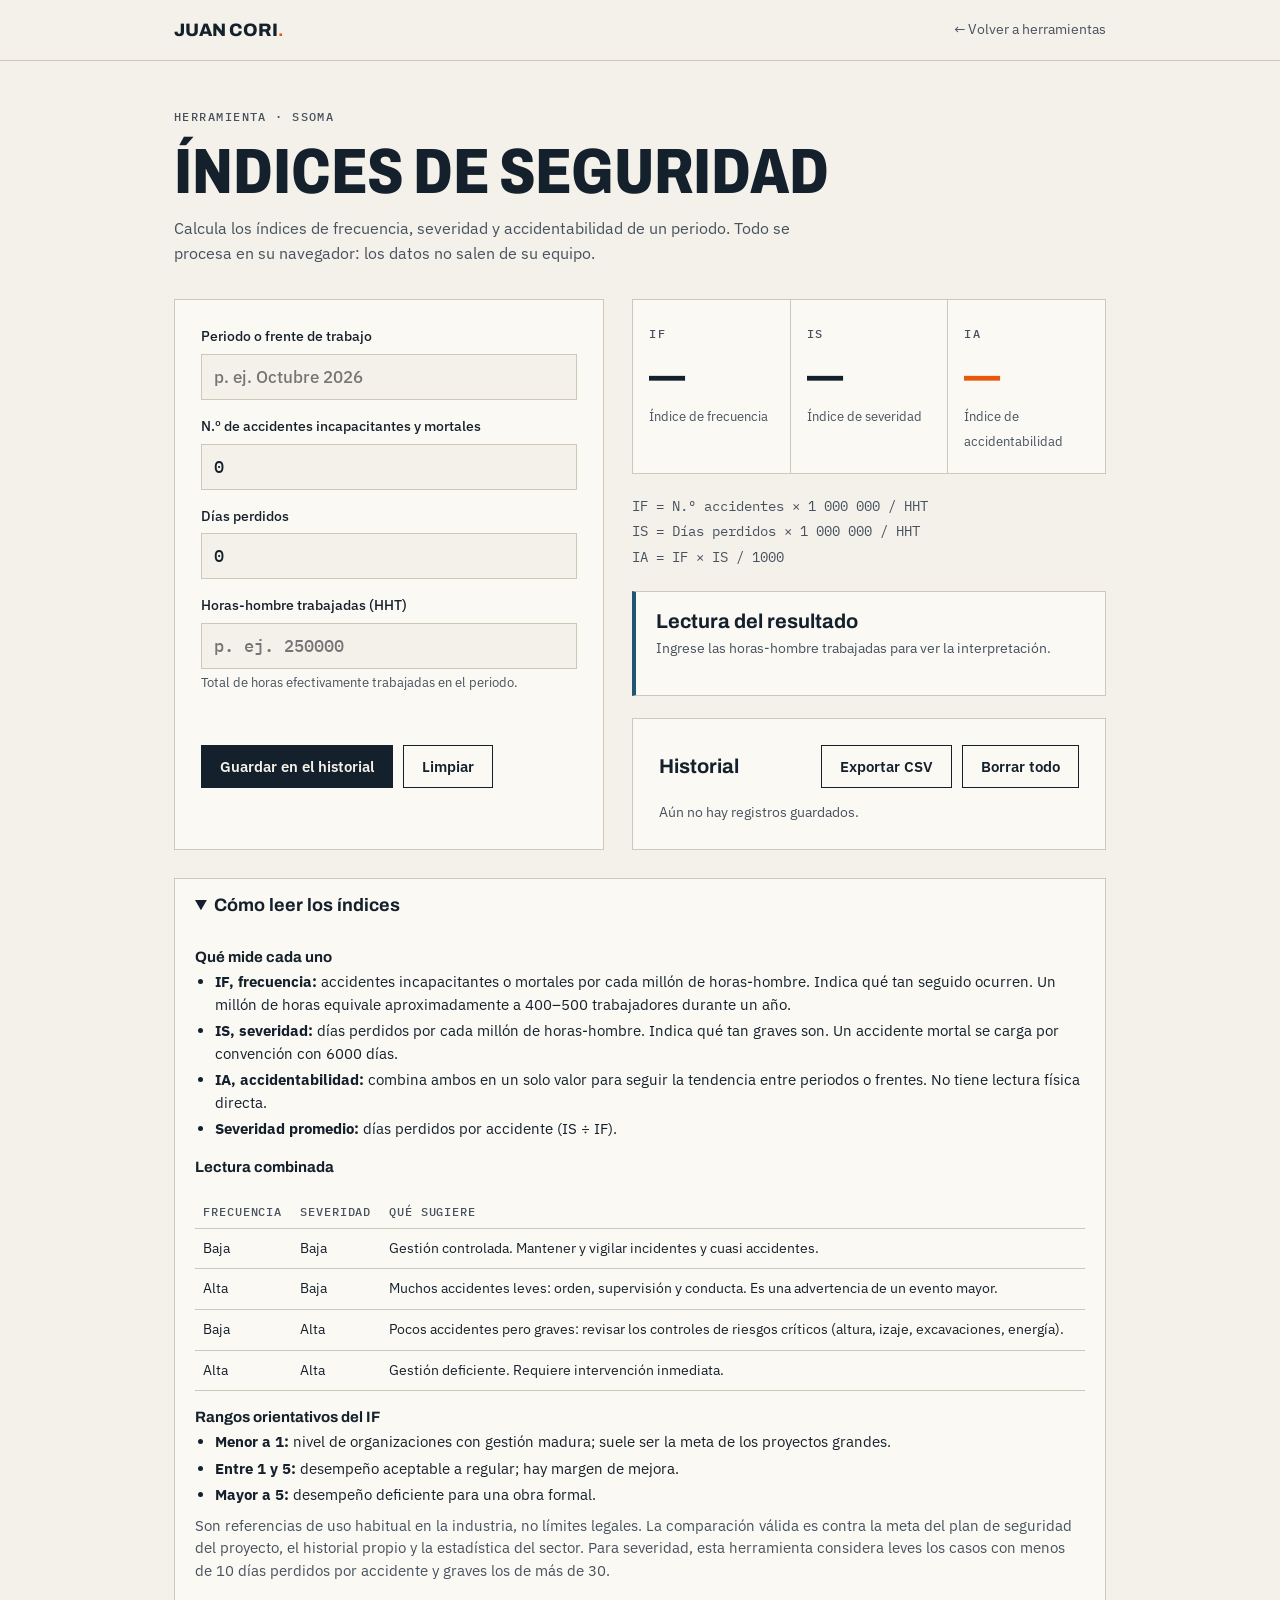
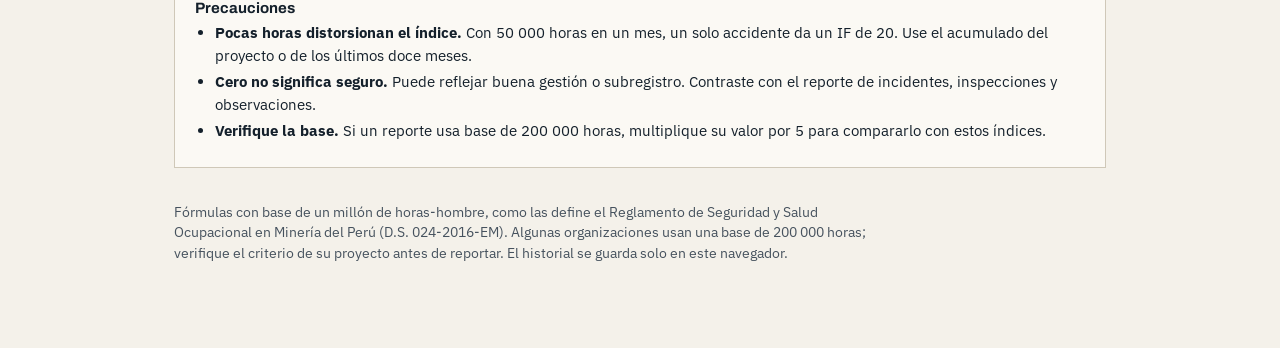
<file: herramientas/indices-seguridad/index.html>
<!DOCTYPE html>
<html lang="es">
<head>
<meta charset="utf-8">
<meta name="viewport" content="width=device-width, initial-scale=1">
<title>Índices de seguridad (IF, IS, IA) · Juan Cori</title>
<meta name="description" content="Calculadora de índices de frecuencia, severidad y accidentabilidad para obras y proyectos. Funciona en el navegador, sin enviar datos.">
<link rel="canonical" href="https://www.juancori.com/herramientas/indices-seguridad/">
<link rel="preconnect" href="https://fonts.googleapis.com">
<link rel="preconnect" href="https://fonts.gstatic.com" crossorigin>
<link href="https://fonts.googleapis.com/css2?family=Archivo:wdth,wght@75..125,400..800&family=IBM+Plex+Mono:wght@400;500&family=IBM+Plex+Sans:wght@400;500;600&display=swap" rel="stylesheet">
<style>
:root{--paper:#f4f1ea;--ink:#14202b;--ink2:#46525e;--line:#cfc8b8;--accent:#e8590c;--steel:#1f5673;--card:#fbf9f4}
[data-theme=dark]{--paper:#10181f;--ink:#ece8df;--ink2:#a4adb5;--line:#2c3a47;--accent:#ff7a2e;--steel:#6fb3d6;--card:#172430}
*{box-sizing:border-box}
body{margin:0;background:var(--paper);color:var(--ink);font:400 16px/1.55 "IBM Plex Sans",system-ui,sans-serif}
.wrap{max-width:980px;margin:0 auto;padding:0 24px}
.mono{font:500 12px/1.4 "IBM Plex Mono",monospace;letter-spacing:.12em;text-transform:uppercase;color:var(--ink2)}
header{border-bottom:1px solid var(--line)}
header .wrap{display:flex;align-items:center;justify-content:space-between;height:60px}
.brand{font:800 18px Archivo,sans-serif;text-decoration:none;color:inherit}.brand b{color:var(--accent)}
header a.back{font-size:14px;color:var(--ink2);text-decoration:none}
h1{font:800 clamp(34px,6vw,64px)/1 Archivo,sans-serif;font-stretch:80%;text-transform:uppercase;margin:14px 0 12px}
.intro{max-width:620px;color:var(--ink2);margin:0 0 34px}
main{padding:48px 0 70px}
.grid{display:grid;grid-template-columns:1fr 1.1fr;gap:28px}
@media(max-width:820px){.grid{grid-template-columns:1fr}}
.box{border:1px solid var(--line);background:var(--card);padding:26px}
label{display:block;font-size:14px;font-weight:500;margin:16px 0 6px}
label:first-of-type{margin-top:0}
input{width:100%;padding:11px 12px;font:500 17px "IBM Plex Mono",monospace;border:1.5px solid var(--line);background:var(--paper);color:var(--ink)}
input:focus{outline:none;border-color:var(--accent)}
.hint{font-size:13px;color:var(--ink2);margin-top:4px}
.btns{display:flex;gap:10px;flex-wrap:wrap;margin-top:22px}
button{font:600 14.5px "IBM Plex Sans",sans-serif;padding:11px 18px;border:1.5px solid var(--ink);background:none;color:var(--ink);cursor:pointer}
button.p{background:var(--ink);color:var(--paper)}
button:hover{box-shadow:3px 3px 0 var(--accent)}
.res{display:grid;grid-template-columns:repeat(3,1fr);gap:1px;background:var(--line);border:1px solid var(--line)}
.r{background:var(--card);padding:20px 16px}
.r b{display:block;font:800 clamp(30px,4.6vw,44px)/1 Archivo,sans-serif;font-stretch:82%;margin:8px 0 6px}
.r small{font-size:12.5px;color:var(--ink2)}
.r.k b{color:var(--accent)}
.formula{margin-top:20px;font:400 13.5px/1.9 "IBM Plex Mono",monospace;color:var(--ink2)}
.err{color:#c92a2a;font-size:14px;min-height:20px;margin-top:10px}
table{width:100%;border-collapse:collapse;font-size:14px;margin-top:14px}
th,td{padding:9px 8px;border-bottom:1px solid var(--line);text-align:right}
th:first-child,td:first-child{text-align:left}
th{font:500 11.5px "IBM Plex Mono",monospace;text-transform:uppercase;letter-spacing:.08em;color:var(--ink2)}
td button{padding:2px 8px;border:0;font-size:16px}
.empty{color:var(--ink2);font-size:14px;margin:14px 0 0}
.note{margin-top:34px;font-size:13.5px;color:var(--ink2);max-width:720px}
h2{font:700 20px Archivo,sans-serif;margin:0}
.lect{margin-top:20px;border:1px solid var(--line);border-left:4px solid var(--steel);background:var(--card);padding:18px 20px}
.lect.g{border-left-color:#2b8a3e}.lect.a{border-left-color:#e67700}.lect.r{border-left-color:#c92a2a}
.lect h2{margin-bottom:6px}.lect p{margin:6px 0 0;font-size:14.5px}.lect .mini{color:var(--ink2);font-size:13.5px}
.chips{display:flex;flex-wrap:wrap;gap:8px;margin-top:12px}
.chip{font:500 12px "IBM Plex Mono",monospace;border:1px solid var(--line);padding:4px 9px;background:var(--paper)}
tfoot td{font-weight:600;border-top:2px solid var(--ink);border-bottom:0}
details.guia{margin-top:28px;border:1px solid var(--line);background:var(--card)}
details.guia summary{cursor:pointer;padding:16px 20px;font:700 18px Archivo,sans-serif}
details.guia .in{padding:0 20px 20px;font-size:14.5px}
details.guia h3{font:700 15px Archivo,sans-serif;margin:18px 0 6px}
details.guia table th:first-child,details.guia table td{text-align:left}
details.guia td,details.guia th{text-align:left}
details.guia ul{margin:6px 0 0;padding-left:20px}details.guia li{margin:4px 0}
.hrow{display:flex;justify-content:space-between;align-items:center;gap:12px;flex-wrap:wrap}
</style>
</head>
<body>
<header><div class="wrap"><a class="brand" href="../../">JUAN CORI<b>.</b></a><a class="back" href="../../#herramientas">← Volver a herramientas</a></div></header>
<main><div class="wrap">
<div class="mono">Herramienta · SSOMA</div>
<h1>Índices de seguridad</h1>
<p class="intro">Calcula los índices de frecuencia, severidad y accidentabilidad de un periodo. Todo se procesa en su navegador: los datos no salen de su equipo.</p>
<div class="grid">
<form class="box" id="f" novalidate>
<label for="per">Periodo o frente de trabajo</label><input id="per" type="text" placeholder="p. ej. Octubre 2026" maxlength="40" style="font-family:inherit">
<label for="acc">N.º de accidentes incapacitantes y mortales</label><input id="acc" type="number" min="0" step="1" inputmode="numeric" value="0">
<label for="dias">Días perdidos</label><input id="dias" type="number" min="0" step="1" inputmode="numeric" value="0">
<label for="hht">Horas-hombre trabajadas (HHT)</label><input id="hht" type="number" min="1" step="1" inputmode="numeric" placeholder="p. ej. 250000">
<div class="hint">Total de horas efectivamente trabajadas en el periodo.</div>
<div class="err" id="err" role="alert"></div>
<div class="btns"><button class="p" type="submit">Guardar en el historial</button><button type="reset">Limpiar</button></div>
</form>
<div>
<div class="res" aria-live="polite">
<div class="r"><span class="mono">IF</span><b id="if">—</b><small>Índice de frecuencia</small></div>
<div class="r"><span class="mono">IS</span><b id="is">—</b><small>Índice de severidad</small></div>
<div class="r k"><span class="mono">IA</span><b id="ia">—</b><small>Índice de accidentabilidad</small></div>
</div>
<div class="formula">IF = N.º accidentes × 1 000 000 / HHT<br>IS = Días perdidos × 1 000 000 / HHT<br>IA = IF × IS / 1000</div>
<div class="lect" id="lect" aria-live="polite"><h2>Lectura del resultado</h2><p id="ltxt" class="mini">Ingrese las horas-hombre trabajadas para ver la interpretación.</p><div class="chips" id="chips"></div><p id="lwarn" class="mini"></p></div>
<div class="box" style="margin-top:22px">
<div class="hrow"><h2>Historial</h2><div class="btns" style="margin:0"><button id="csv" type="button">Exportar CSV</button><button id="clr" type="button">Borrar todo</button></div></div>
<p class="empty" id="empty">Aún no hay registros guardados.</p>
<table id="tb" hidden><thead><tr><th>Periodo</th><th>Acc.</th><th>Días</th><th>HHT</th><th>IF</th><th>IS</th><th>IA</th><th></th></tr></thead><tbody></tbody><tfoot></tfoot></table>
</div>
</div>
</div>
<details class="guia" open><summary>Cómo leer los índices</summary><div class="in">
<h3>Qué mide cada uno</h3>
<ul>
<li><b>IF, frecuencia:</b> accidentes incapacitantes o mortales por cada millón de horas-hombre. Indica qué tan seguido ocurren. Un millón de horas equivale aproximadamente a 400–500 trabajadores durante un año.</li>
<li><b>IS, severidad:</b> días perdidos por cada millón de horas-hombre. Indica qué tan graves son. Un accidente mortal se carga por convención con 6000 días.</li>
<li><b>IA, accidentabilidad:</b> combina ambos en un solo valor para seguir la tendencia entre periodos o frentes. No tiene lectura física directa.</li>
<li><b>Severidad promedio:</b> días perdidos por accidente (IS ÷ IF).</li>
</ul>
<h3>Lectura combinada</h3>
<div style="overflow-x:auto"><table><thead><tr><th>Frecuencia</th><th>Severidad</th><th>Qué sugiere</th></tr></thead><tbody>
<tr><td>Baja</td><td>Baja</td><td>Gestión controlada. Mantener y vigilar incidentes y cuasi accidentes.</td></tr>
<tr><td>Alta</td><td>Baja</td><td>Muchos accidentes leves: orden, supervisión y conducta. Es una advertencia de un evento mayor.</td></tr>
<tr><td>Baja</td><td>Alta</td><td>Pocos accidentes pero graves: revisar los controles de riesgos críticos (altura, izaje, excavaciones, energía).</td></tr>
<tr><td>Alta</td><td>Alta</td><td>Gestión deficiente. Requiere intervención inmediata.</td></tr>
</tbody></table></div>
<h3>Rangos orientativos del IF</h3>
<ul>
<li><b>Menor a 1:</b> nivel de organizaciones con gestión madura; suele ser la meta de los proyectos grandes.</li>
<li><b>Entre 1 y 5:</b> desempeño aceptable a regular; hay margen de mejora.</li>
<li><b>Mayor a 5:</b> desempeño deficiente para una obra formal.</li>
</ul>
<p class="mini" style="color:var(--ink2);margin-top:8px">Son referencias de uso habitual en la industria, no límites legales. La comparación válida es contra la meta del plan de seguridad del proyecto, el historial propio y la estadística del sector. Para severidad, esta herramienta considera leves los casos con menos de 10 días perdidos por accidente y graves los de más de 30.</p>
<h3>Precauciones</h3>
<ul>
<li><b>Pocas horas distorsionan el índice.</b> Con 50 000 horas en un mes, un solo accidente da un IF de 20. Use el acumulado del proyecto o de los últimos doce meses.</li>
<li><b>Cero no significa seguro.</b> Puede reflejar buena gestión o subregistro. Contraste con el reporte de incidentes, inspecciones y observaciones.</li>
<li><b>Verifique la base.</b> Si un reporte usa base de 200 000 horas, multiplique su valor por 5 para compararlo con estos índices.</li>
</ul>
</div></details>
<p class="note">Fórmulas con base de un millón de horas-hombre, como las define el Reglamento de Seguridad y Salud Ocupacional en Minería del Perú (D.S. 024-2016-EM). Algunas organizaciones usan una base de 200 000 horas; verifique el criterio de su proyecto antes de reportar. El historial se guarda solo en este navegador.</p>
</div></main>
<script>
const $=id=>document.getElementById(id),fmt=n=>n.toLocaleString('es-PE',{maximumFractionDigits:2});
let th=null;try{th=localStorage.getItem('jc-theme')}catch(e){}if(!th&&matchMedia('(prefers-color-scheme:dark)').matches)th='dark';if(th)document.documentElement.dataset.theme=th;
let hist=[];try{hist=JSON.parse(localStorage.getItem('jc-indices')||'[]')}catch(e){}
function calc(){const a=+$('acc').value,d=+$('dias').value,h=+$('hht').value;
if(!(h>0)||a<0||d<0||!Number.isFinite(a+d+h)){['if','is','ia'].forEach(k=>$(k).textContent='—');$('lect').className='lect';$('ltxt').className='mini';$('ltxt').textContent='Ingrese las horas-hombre trabajadas para ver la interpretación.';$('chips').innerHTML='';$('lwarn').textContent='';return null}
const IF=a*1e6/h,IS=d*1e6/h,IA=IF*IS/1000;$('if').textContent=fmt(IF);$('is').textContent=fmt(IS);$('ia').textContent=fmt(IA);lectura(a,d,h,IF,IS);return{a,d,h,IF,IS,IA}}
function nivel(a,d,IF){const f=IF<1?0:IF<=5?1:2,avg=a>0?d/a:0,sv=a===0?0:avg<10?0:avg<=30?1:2;return{f,sv,avg}}
function lectura(a,d,h,IF,IS){const {f,sv,avg}=nivel(a,d,IF);let cls,t;
  if(a===0&&d===0){cls='g';t='Sin accidentes incapacitantes en el periodo. Confirme que el resultado no se deba a subregistro: revise el reporte de incidentes, inspecciones y observaciones.'}
  else if(a===0){cls='a';t='Hay días perdidos pero ningún accidente registrado. Revise los datos: los días perdidos deben corresponder a accidentes del periodo o indicarse que provienen de periodos anteriores.'}
  else if(f===2&&sv===2){cls='r';t='Frecuencia y severidad altas: gestión deficiente. Requiere intervención inmediata y revisión integral de los controles.'}
  else if(sv===2){cls='r';t='Accidentes graves: en promedio se pierden más de 30 días por caso. Revise los controles de los riesgos críticos, aunque la frecuencia no sea alta.'}
  else if(f===2){cls='a';t='Frecuencia alta con accidentes mayormente '+(sv===0?'leves':'de severidad media')+'. Apunta a fallas de orden, supervisión y conducta, y es una advertencia de un evento mayor.'}
  else if(f===1||sv===1){cls='a';t='Desempeño intermedio: hay accidentes con tiempo perdido y margen de mejora. Compare con la meta del plan de seguridad y con los periodos anteriores.'}
  else{cls='g';t='Frecuencia baja y accidentes leves: gestión controlada. Mantenga la vigilancia sobre incidentes y cuasi accidentes.'}
  $('lect').className='lect '+cls;$('ltxt').className='';$('ltxt').textContent=t;
  $('chips').innerHTML=['Frecuencia: '+['baja (IF < 1)','media (IF 1–5)','alta (IF > 5)'][f],a>0?'Severidad promedio: '+fmt(avg)+' días por accidente':'',d>=6000?'Incluye días cargo de un caso mortal o permanente':''].filter(Boolean).map(x=>'<span class="chip">'+x+'</span>').join('');
  $('lwarn').textContent=h<200000?'Muestra pequeña: con menos de 200 000 horas-hombre, un solo accidente cambia mucho el índice. Interprete junto con el acumulado.':''}
function save(){try{localStorage.setItem('jc-indices',JSON.stringify(hist))}catch(e){}}
function draw(){const tb=$('tb').tBodies[0];tb.innerHTML='';$('tb').hidden=!hist.length;$('empty').hidden=!!hist.length;
hist.forEach((r,i)=>{const tr=tb.insertRow();[r.p,r.a,r.d,fmt(r.h),fmt(r.IF),fmt(r.IS),fmt(r.IA)].forEach(v=>tr.insertCell().textContent=v);
const b=document.createElement('button');b.textContent='×';b.setAttribute('aria-label','Eliminar registro '+r.p);b.onclick=()=>{hist.splice(i,1);save();draw()};tr.insertCell().append(b)});
const tf=$('tb').tFoot;tf.innerHTML='';if(hist.length>1){const A=hist.reduce((x,r)=>x+r.a,0),D=hist.reduce((x,r)=>x+r.d,0),H=hist.reduce((x,r)=>x+r.h,0),F=A*1e6/H,S=D*1e6/H,tr=tf.insertRow();
['Acumulado',A,D,fmt(H),fmt(F),fmt(S),fmt(F*S/1000),''].forEach(v=>tr.insertCell().textContent=v)}}
['acc','dias','hht'].forEach(k=>$(k).addEventListener('input',()=>{$('err').textContent='';calc()}));
$('f').addEventListener('submit',e=>{e.preventDefault();const r=calc();if(!r){$('err').textContent='Ingrese las horas-hombre trabajadas (mayor que cero) y valores no negativos.';return}
hist.push({p:$('per').value.trim()||'Sin nombre',...r});save();draw()});
$('f').addEventListener('reset',()=>setTimeout(()=>{$('err').textContent='';calc()}));
$('clr').onclick=()=>{hist=[];save();draw()};
$('csv').onclick=()=>{if(!hist.length)return;const q=s=>'"'+String(s).replace(/"/g,'""')+'"';
const A=hist.reduce((x,r)=>x+r.a,0),D=hist.reduce((x,r)=>x+r.d,0),H=hist.reduce((x,r)=>x+r.h,0);const rows=[['Periodo','Accidentes','Dias perdidos','HHT','IF','IS','IA'],...hist.map(r=>[r.p,r.a,r.d,r.h,r.IF.toFixed(2),r.IS.toFixed(2),r.IA.toFixed(2)]),['Acumulado',A,D,H,(A*1e6/H).toFixed(2),(D*1e6/H).toFixed(2),((A*1e6/H)*(D*1e6/H)/1000).toFixed(2)]];
const a=document.createElement('a');a.href=URL.createObjectURL(new Blob(['﻿'+rows.map(r=>r.map(q).join(';')).join('\r\n')],{type:'text/csv'}));a.download='indices-seguridad.csv';a.click();URL.revokeObjectURL(a.href)};
draw();calc();
</script>
</body>
</html>
</file>
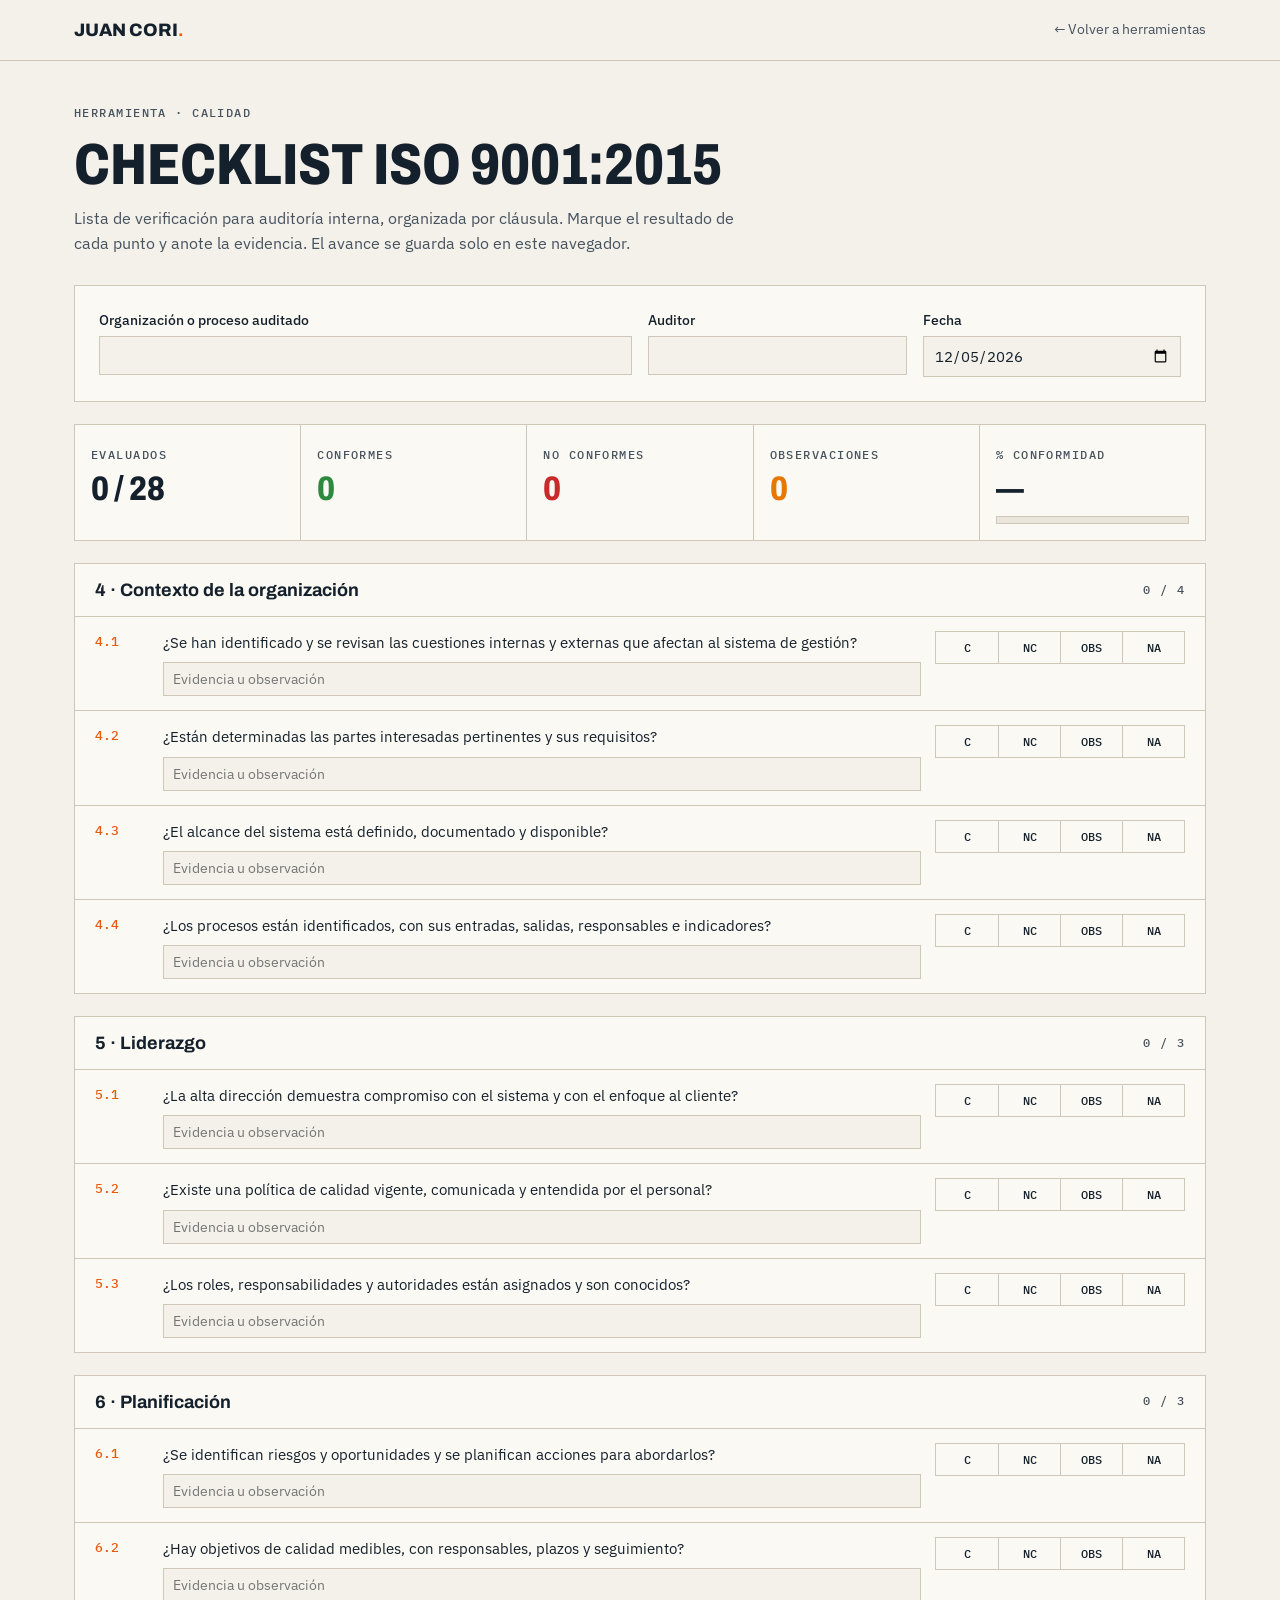
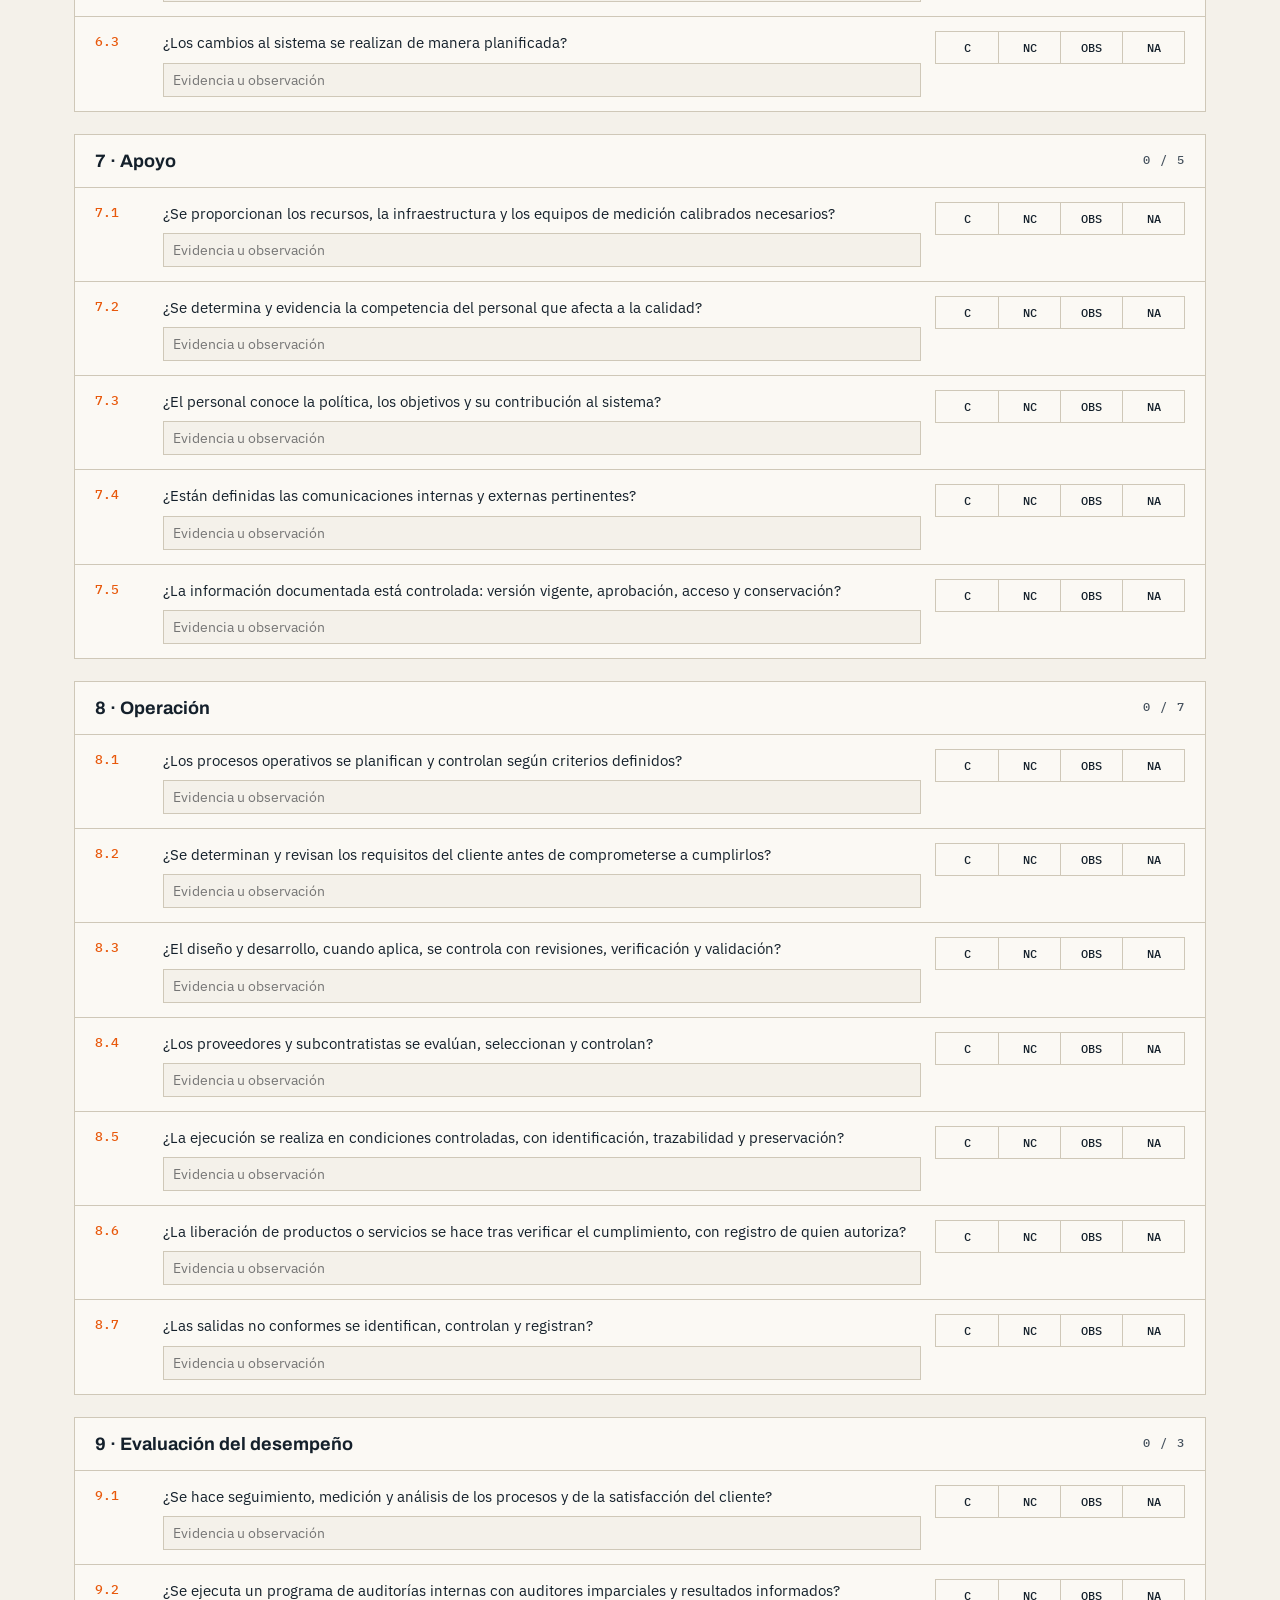
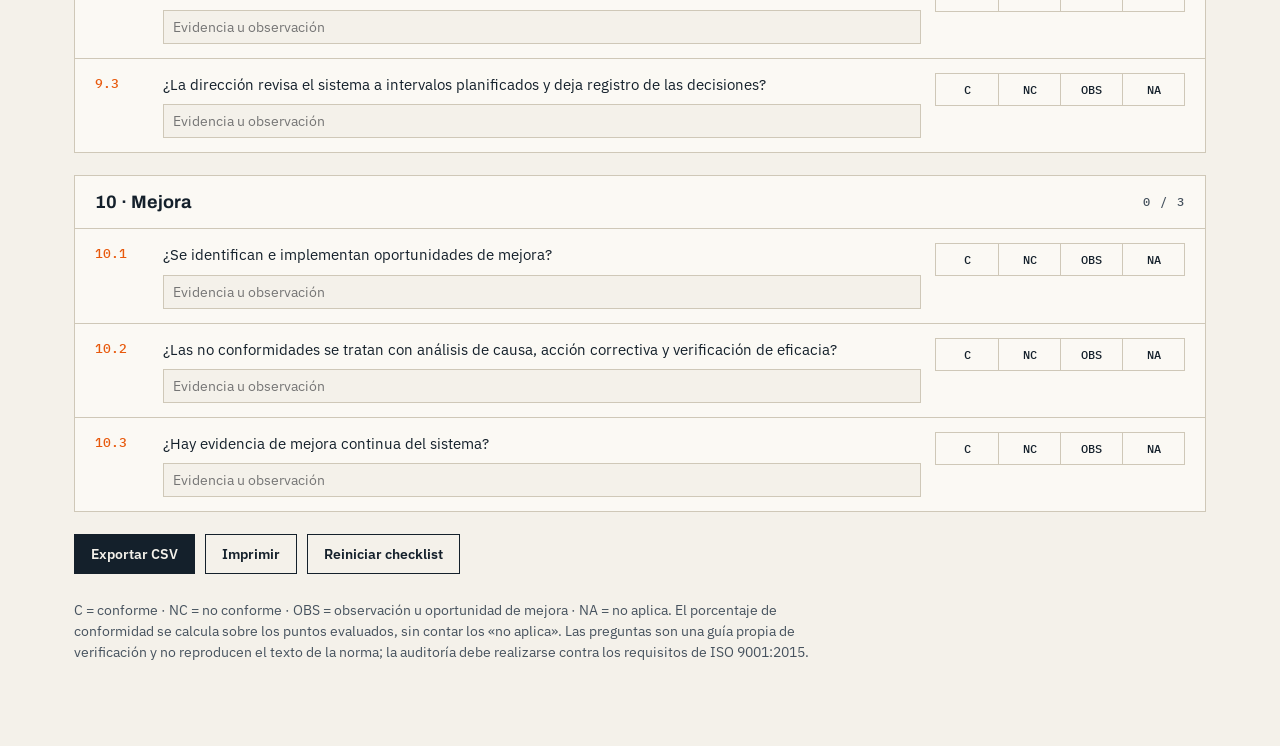
<file: herramientas/checklist-iso-9001.html>
<!DOCTYPE html>
<html lang="es">
<head>
<meta charset="utf-8">
<meta name="viewport" content="width=device-width, initial-scale=1">
<title>Checklist ISO 9001:2015 · Juan Cori</title>
<meta name="description" content="Lista de verificación de auditoría interna por cláusula de ISO 9001:2015, con porcentaje de conformidad, notas de evidencia y exportación.">
<link rel="preconnect" href="https://fonts.googleapis.com"><link rel="preconnect" href="https://fonts.gstatic.com" crossorigin>
<link href="https://fonts.googleapis.com/css2?family=Archivo:wdth,wght@75..125,400..800&family=IBM+Plex+Mono:wght@400;500&family=IBM+Plex+Sans:wght@400;500;600&display=swap" rel="stylesheet">
<link rel="stylesheet" href="base.css">
<style>
.sec{margin:0 0 22px;border:1px solid var(--line);background:var(--card)}
.sec>summary{cursor:pointer;padding:16px 20px;display:flex;justify-content:space-between;gap:12px;align-items:center;font:700 18px Archivo,sans-serif;list-style:none}
.sec>summary::-webkit-details-marker{display:none}
.it{display:grid;grid-template-columns:54px 1fr 250px;gap:14px;padding:14px 20px;border-top:1px solid var(--line);align-items:start}
.it .n{font:500 13px "IBM Plex Mono",monospace;color:var(--accent);padding-top:2px}
.it p{margin:0 0 8px;font-size:15px}.it b{font-weight:600}
.it input{font-size:14px;padding:7px 9px}
.opts{display:grid;grid-template-columns:repeat(4,1fr);border:1.5px solid var(--line)}
.opts label{margin:0;text-align:center;padding:8px 2px;font:500 12px "IBM Plex Mono",monospace;cursor:pointer;border-left:1px solid var(--line)}
.opts label:first-child{border-left:0}
.opts input{position:absolute;opacity:0;width:0}
.opts input:checked+span{font-weight:700}
.opts label:has(input:checked){background:var(--ink);color:var(--paper)}
.opts label:has(input:focus-visible){outline:2px solid var(--accent)}
.bar{height:8px;background:var(--paper2);border:1px solid var(--line);margin-top:10px}.bar i{display:block;height:100%;background:var(--ok);width:0;transition:width .3s}
@media(max-width:760px){.it{grid-template-columns:44px 1fr}.it .opts{grid-column:1/-1}}
</style>
</head>
<body>
<header><div class="wrap"><a class="brand" href="../">JUAN CORI<b>.</b></a><a class="back" href="../#herramientas">← Volver a herramientas</a></div></header>
<main><div class="wrap">
<div class="mono">Herramienta · Calidad</div>
<h1>Checklist ISO 9001:2015</h1>
<p class="intro">Lista de verificación para auditoría interna, organizada por cláusula. Marque el resultado de cada punto y anote la evidencia. El avance se guarda solo en este navegador.</p>

<div class="box">
<div class="fg">
<div class="w2"><label for="org">Organización o proceso auditado</label><input id="org" type="text" maxlength="80"></div>
<div><label for="aud">Auditor</label><input id="aud" type="text" maxlength="60"></div>
<div><label for="fec">Fecha</label><input id="fec" type="date"></div>
</div>
</div>

<div class="kpis" aria-live="polite">
<div class="kpi"><span class="mono">Evaluados</span><b id="k-ev">0</b></div>
<div class="kpi"><span class="mono">Conformes</span><b id="k-c" class="ok">0</b></div>
<div class="kpi"><span class="mono">No conformes</span><b id="k-nc" class="bad">0</b></div>
<div class="kpi"><span class="mono">Observaciones</span><b id="k-ob" class="warn">0</b></div>
<div class="kpi"><span class="mono">% conformidad</span><b id="k-pct">—</b><div class="bar"><i id="bar"></i></div></div>
</div>

<div id="list"></div>
<div class="btns noprint"><button class="p" id="csv" type="button">Exportar CSV</button><button id="print" type="button">Imprimir</button><button id="clr" type="button">Reiniciar checklist</button></div>
<p class="note">C = conforme · NC = no conforme · OBS = observación u oportunidad de mejora · NA = no aplica. El porcentaje de conformidad se calcula sobre los puntos evaluados, sin contar los «no aplica». Las preguntas son una guía propia de verificación y no reproducen el texto de la norma; la auditoría debe realizarse contra los requisitos de ISO 9001:2015.</p>
</div></main>
<script src="base.js"></script>
<script>
const {$,esc}=JC,KEY='jc-iso9001';
const S=[["4","Contexto de la organización",[
["4.1","¿Se han identificado y se revisan las cuestiones internas y externas que afectan al sistema de gestión?"],
["4.2","¿Están determinadas las partes interesadas pertinentes y sus requisitos?"],
["4.3","¿El alcance del sistema está definido, documentado y disponible?"],
["4.4","¿Los procesos están identificados, con sus entradas, salidas, responsables e indicadores?"]]],
["5","Liderazgo",[
["5.1","¿La alta dirección demuestra compromiso con el sistema y con el enfoque al cliente?"],
["5.2","¿Existe una política de calidad vigente, comunicada y entendida por el personal?"],
["5.3","¿Los roles, responsabilidades y autoridades están asignados y son conocidos?"]]],
["6","Planificación",[
["6.1","¿Se identifican riesgos y oportunidades y se planifican acciones para abordarlos?"],
["6.2","¿Hay objetivos de calidad medibles, con responsables, plazos y seguimiento?"],
["6.3","¿Los cambios al sistema se realizan de manera planificada?"]]],
["7","Apoyo",[
["7.1","¿Se proporcionan los recursos, la infraestructura y los equipos de medición calibrados necesarios?"],
["7.2","¿Se determina y evidencia la competencia del personal que afecta a la calidad?"],
["7.3","¿El personal conoce la política, los objetivos y su contribución al sistema?"],
["7.4","¿Están definidas las comunicaciones internas y externas pertinentes?"],
["7.5","¿La información documentada está controlada: versión vigente, aprobación, acceso y conservación?"]]],
["8","Operación",[
["8.1","¿Los procesos operativos se planifican y controlan según criterios definidos?"],
["8.2","¿Se determinan y revisan los requisitos del cliente antes de comprometerse a cumplirlos?"],
["8.3","¿El diseño y desarrollo, cuando aplica, se controla con revisiones, verificación y validación?"],
["8.4","¿Los proveedores y subcontratistas se evalúan, seleccionan y controlan?"],
["8.5","¿La ejecución se realiza en condiciones controladas, con identificación, trazabilidad y preservación?"],
["8.6","¿La liberación de productos o servicios se hace tras verificar el cumplimiento, con registro de quien autoriza?"],
["8.7","¿Las salidas no conformes se identifican, controlan y registran?"]]],
["9","Evaluación del desempeño",[
["9.1","¿Se hace seguimiento, medición y análisis de los procesos y de la satisfacción del cliente?"],
["9.2","¿Se ejecuta un programa de auditorías internas con auditores imparciales y resultados informados?"],
["9.3","¿La dirección revisa el sistema a intervalos planificados y deja registro de las decisiones?"]]],
["10","Mejora",[
["10.1","¿Se identifican e implementan oportunidades de mejora?"],
["10.2","¿Las no conformidades se tratan con análisis de causa, acción correctiva y verificación de eficacia?"],
["10.3","¿Hay evidencia de mejora continua del sistema?"]]]];
const OPT=[['C','Conforme'],['NC','No conforme'],['OBS','Observación'],['NA','No aplica']];
let st=JC.load(KEY,{meta:{},r:{}});
$('list').innerHTML=S.map(([n,t,items])=>`<details class="sec" open><summary><span>${n} · ${t}</span><span class="mono" data-sec="${n}"></span></summary>${items.map(([c,q])=>`
<div class="it"><div class="n">${c}</div><div><p>${q}</p><input type="text" data-note="${c}" placeholder="Evidencia u observación" aria-label="Evidencia del punto ${c}" maxlength="300" value="${esc(st.r[c]?.n||'')}"></div>
<div class="opts" role="radiogroup" aria-label="Resultado del punto ${c}">${OPT.map(([v,l])=>`<label title="${l}"><input type="radio" name="r${c}" value="${v}" ${st.r[c]?.v===v?'checked':''}><span>${v}</span></label>`).join('')}</div></div>`).join('')}</details>`).join('');
['org','aud','fec'].forEach(k=>{$(k).value=st.meta[k]||(k==='fec'?JC.iso(JC.today()):'');$(k).addEventListener('input',()=>{st.meta[k]=$(k).value;JC.save(KEY,st)})});
function kp(){const v=Object.values(st.r).map(x=>x.v).filter(Boolean),c=v.filter(x=>x==='C').length,nc=v.filter(x=>x==='NC').length,ob=v.filter(x=>x==='OBS').length,ap=c+nc+ob;
  $('k-ev').textContent=v.length+' / '+S.reduce((a,s)=>a+s[2].length,0);$('k-c').textContent=c;$('k-nc').textContent=nc;$('k-ob').textContent=ob;
  $('k-pct').textContent=ap?Math.round(c/ap*100)+'%':'—';$('bar').style.width=(ap?c/ap*100:0)+'%';
  S.forEach(([n,,items])=>{const d=items.filter(([c])=>st.r[c]?.v).length;document.querySelector(`[data-sec="${n}"]`).textContent=d+' / '+items.length})}
$('list').addEventListener('change',e=>{if(e.target.type==='radio'){const c=e.target.name.slice(1);(st.r[c]??={}).v=e.target.value;JC.save(KEY,st);kp()}});
$('list').addEventListener('input',e=>{const c=e.target.dataset.note;if(c){(st.r[c]??={}).n=e.target.value;JC.save(KEY,st)}});
$('print').onclick=()=>print();
$('clr').onclick=()=>{st={meta:{},r:{}};JC.save(KEY,st);location.reload()};
$('csv').onclick=()=>JC.csv('checklist-iso-9001.csv',[['Organización',st.meta.org||''],['Auditor',st.meta.aud||''],['Fecha',$('fec').value],[],['Cláusula','Punto de verificación','Resultado','Evidencia'],
  ...S.flatMap(s=>s[2].map(([c,q])=>[c,q,(OPT.find(o=>o[0]===st.r[c]?.v)||[,''])[1],st.r[c]?.n||'']))]);
kp();
</script>
</body>
</html>
</file>
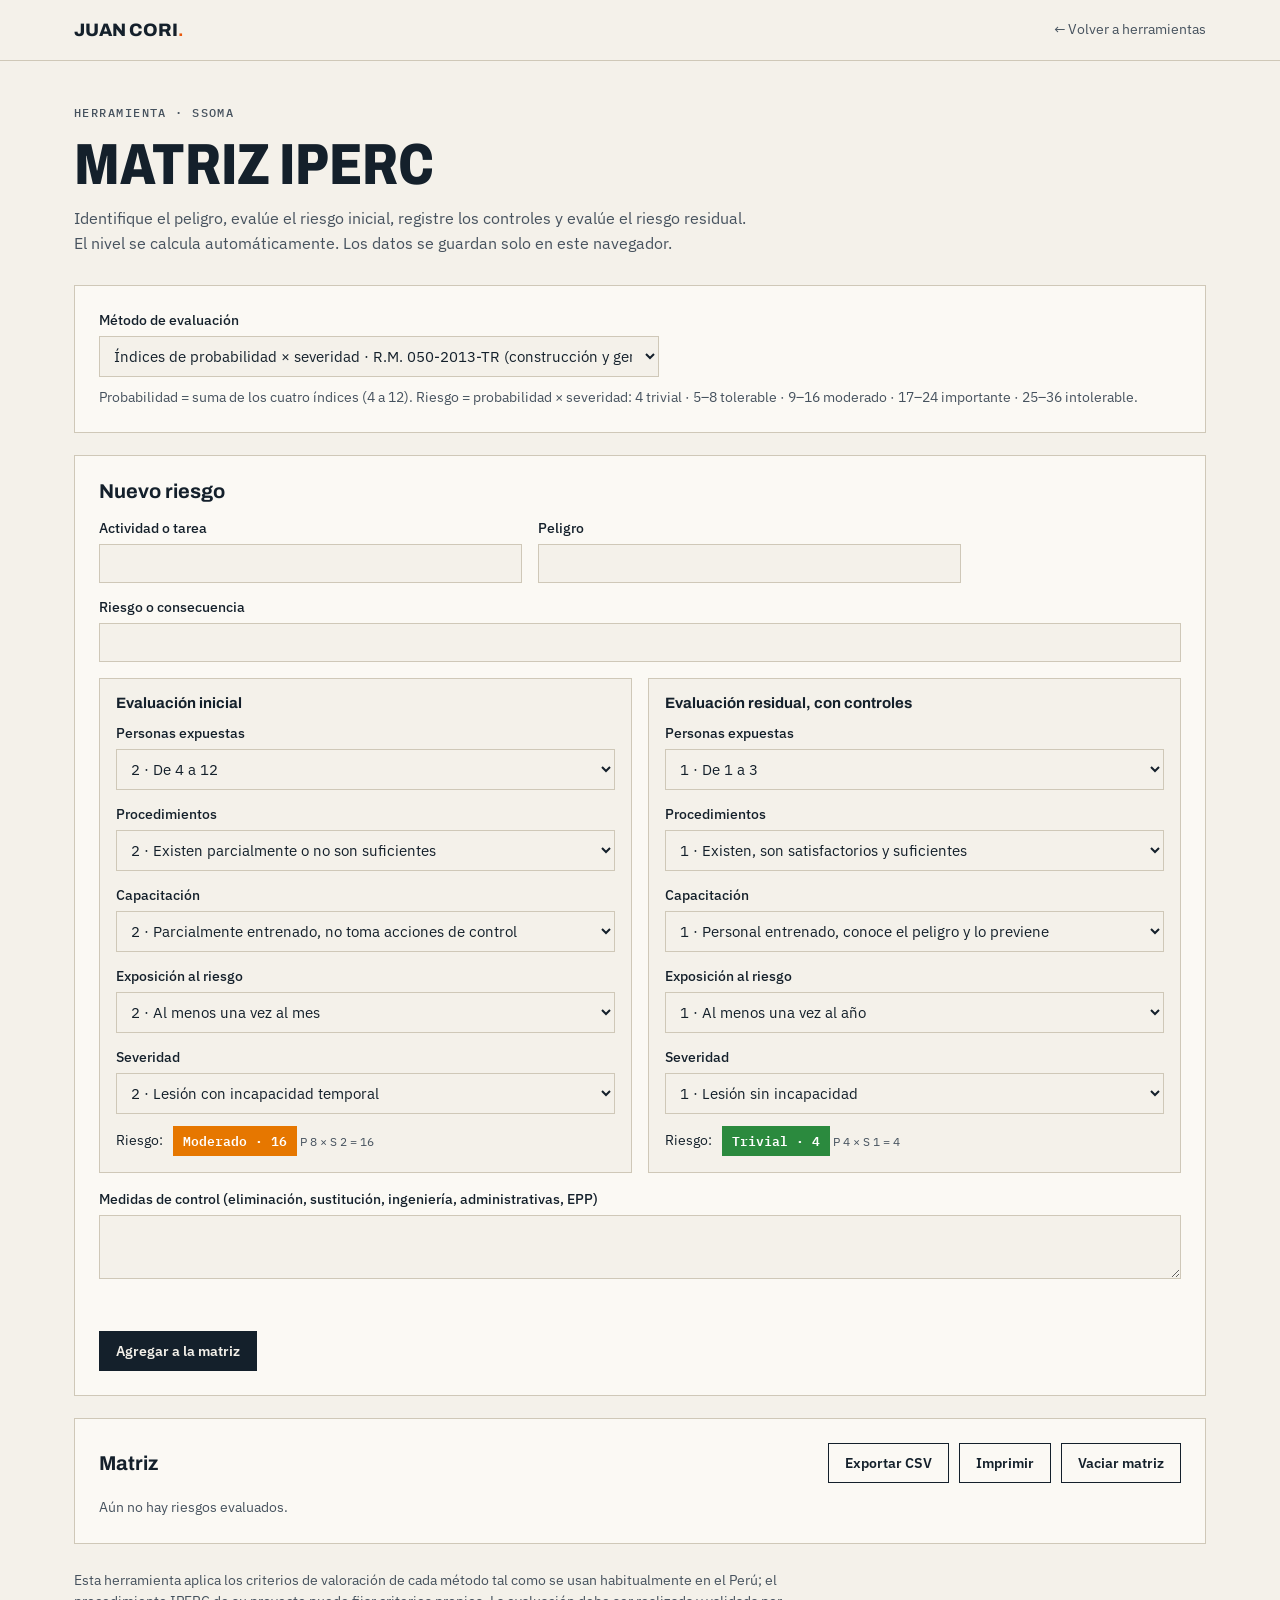
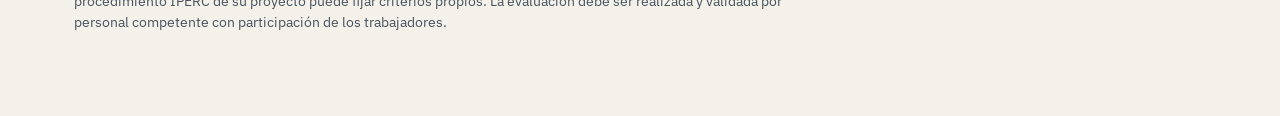
<file: herramientas/matriz-iperc.html>
<!DOCTYPE html>
<html lang="es">
<head>
<meta charset="utf-8">
<meta name="viewport" content="width=device-width, initial-scale=1">
<title>Matriz IPERC · Juan Cori</title>
<meta name="description" content="Matriz IPERC con evaluación de riesgo inicial y residual. Dos métodos: índices de probabilidad y severidad (R.M. 050-2013-TR) y matriz 5×5 (D.S. 024-2016-EM).">
<link rel="preconnect" href="https://fonts.googleapis.com"><link rel="preconnect" href="https://fonts.gstatic.com" crossorigin>
<link href="https://fonts.googleapis.com/css2?family=Archivo:wdth,wght@75..125,400..800&family=IBM+Plex+Mono:wght@400;500&family=IBM+Plex+Sans:wght@400;500;600&display=swap" rel="stylesheet">
<link rel="stylesheet" href="base.css">
<style>
.ev{border:1px solid var(--line);padding:16px;background:var(--paper)}
.ev h3{font:700 15px Archivo,sans-serif;margin:0 0 12px}
.two{display:grid;grid-template-columns:1fr 1fr;gap:16px;margin-top:16px}
@media(max-width:820px){.two{grid-template-columns:1fr}}
.res{margin-top:12px;display:flex;align-items:center;gap:10px;font-size:14px}
.lv{display:inline-block;font:600 12.5px "IBM Plex Mono",monospace;padding:4px 10px;color:#fff;white-space:nowrap}
.l1{background:#2b8a3e}.l2{background:#5c940d}.l3{background:#e67700}.l4{background:#d9480f}.l5{background:#c92a2a}
</style>
</head>
<body>
<header><div class="wrap"><a class="brand" href="../">JUAN CORI<b>.</b></a><a class="back" href="../#herramientas">← Volver a herramientas</a></div></header>
<main><div class="wrap">
<div class="mono">Herramienta · SSOMA</div>
<h1>Matriz IPERC</h1>
<p class="intro">Identifique el peligro, evalúe el riesgo inicial, registre los controles y evalúe el riesgo residual. El nivel se calcula automáticamente. Los datos se guardan solo en este navegador.</p>

<div class="box">
<label for="met">Método de evaluación</label>
<select id="met" style="max-width:560px"><option value="tr">Índices de probabilidad × severidad · R.M. 050-2013-TR (construcción y general)</option><option value="em">Matriz 5×5 severidad–frecuencia · D.S. 024-2016-EM (minería)</option></select>
<p class="mut" id="metnote" style="font-size:13.5px;margin:10px 0 0"></p>
</div>

<form class="box" id="f" novalidate>
<h2>Nuevo riesgo</h2>
<div class="fg" style="margin-top:16px">
<div class="w2"><label for="act">Actividad o tarea</label><input id="act" type="text" maxlength="100" required></div>
<div class="w2"><label for="pel">Peligro</label><input id="pel" type="text" maxlength="120" required></div>
<div class="full"><label for="rie">Riesgo o consecuencia</label><input id="rie" type="text" maxlength="160"></div>
</div>
<div class="two">
<div class="ev"><h3>Evaluación inicial</h3><div class="fg" id="e0"></div><div class="res"><span>Riesgo:</span><span id="r0"></span></div></div>
<div class="ev"><h3>Evaluación residual, con controles</h3><div class="fg" id="e1"></div><div class="res"><span>Riesgo:</span><span id="r1"></span></div></div>
</div>
<div style="margin-top:16px"><label for="ctl">Medidas de control (eliminación, sustitución, ingeniería, administrativas, EPP)</label><textarea id="ctl" maxlength="500"></textarea></div>
<div class="err" id="err" role="alert"></div>
<div class="btns"><button class="p" type="submit">Agregar a la matriz</button></div>
</form>

<div class="box">
<div class="hrow"><h2>Matriz</h2><div class="btns noprint" style="margin:0"><button id="csv" type="button">Exportar CSV</button><button id="print" type="button">Imprimir</button><button id="clr" type="button">Vaciar matriz</button></div></div>
<p class="empty" id="empty">Aún no hay riesgos evaluados.</p>
<div class="scroll"><table id="tb" hidden><thead><tr><th>#</th><th>Actividad</th><th>Peligro y riesgo</th><th>Inicial</th><th>Controles</th><th>Residual</th><th></th></tr></thead><tbody></tbody></table></div>
</div>
<p class="note">Esta herramienta aplica los criterios de valoración de cada método tal como se usan habitualmente en el Perú; el procedimiento IPERC de su proyecto puede fijar criterios propios. La evaluación debe ser realizada y validada por personal competente con participación de los trabajadores.</p>
</div></main>
<script src="base.js"></script>
<script>
const {$,esc}=JC,KEY='jc-iperc';
const TR=[["pe","Personas expuestas",["1 · De 1 a 3","2 · De 4 a 12","3 · Más de 12"]],
["pr","Procedimientos",["1 · Existen, son satisfactorios y suficientes","2 · Existen parcialmente o no son suficientes","3 · No existen"]],
["ca","Capacitación",["1 · Personal entrenado, conoce el peligro y lo previene","2 · Parcialmente entrenado, no toma acciones de control","3 · No entrenado, no conoce el peligro"]],
["ex","Exposición al riesgo",["1 · Al menos una vez al año","2 · Al menos una vez al mes","3 · Al menos una vez al día"]],
["se","Severidad",["1 · Lesión sin incapacidad","2 · Lesión con incapacidad temporal","3 · Lesión con incapacidad permanente"]]];
const EM=[["se","Severidad",["1 · Catastrófico","2 · Mortalidad","3 · Permanente","4 · Temporal","5 · Menor"]],
["fr","Frecuencia",["A · Común","B · Ha sucedido","C · Podría suceder","D · Raro que suceda","E · Prácticamente imposible"]]];
const MX=[[1,2,4,7,11],[3,5,8,12,16],[6,9,13,17,20],[10,14,18,21,23],[15,19,22,24,25]];
const NOTE={tr:'Probabilidad = suma de los cuatro índices (4 a 12). Riesgo = probabilidad × severidad: 4 trivial · 5–8 tolerable · 9–16 moderado · 17–24 importante · 25–36 intolerable.',
em:'El valor se lee de la matriz 5×5 (1 a 25): 1–8 alto · 9–15 medio · 16–25 bajo. Un número menor indica mayor riesgo.'};
let db=JC.load(KEY,{met:'tr',items:[]});
const defs=()=>db.met==='tr'?TR:EM;
function score(m,v){
  if(m==='tr'){const p=v.pe+v.pr+v.ca+v.ex,r=p*v.se;const [n,c]=r<=4?['Trivial','l1']:r<=8?['Tolerable','l2']:r<=16?['Moderado','l3']:r<=24?['Importante','l4']:['Intolerable','l5'];return{val:r,name:n,cls:c,txt:`P ${p} × S ${v.se} = ${r}`}}
  const r=MX[v.se-1][v.fr-1];const [n,c]=r<=8?['Alto','l5']:r<=15?['Medio','l3']:['Bajo','l1'];return{val:r,name:n,cls:c,txt:`${v.se}${'ABCDE'[v.fr-1]} = ${r}`}}
const badge=s=>`<span class="lv ${s.cls}">${s.name} · ${s.val}</span>`;
function read(i){const v={};defs().forEach(([k])=>v[k]=+$(k+i).value);return v}
function upd(){[0,1].forEach(i=>{const s=score(db.met,read(i));$('r'+i).innerHTML=badge(s)+` <small class="mut">${s.txt}</small>`})}
function build(){$('met').value=db.met;$('metnote').textContent=NOTE[db.met];
  [0,1].forEach(i=>{$('e'+i).innerHTML=defs().map(([k,l,o])=>`<div class="full"><label for="${k+i}">${l}</label><select id="${k+i}">${o.map((t,j)=>`<option value="${j+1}">${t}</option>`).join('')}</select></div>`).join('');
    defs().forEach(([k,,o])=>{$(k+i).value=i===0?Math.min(2,o.length):(db.met==='em'&&k==='fr'?4:(db.met==='em'?2:1));$(k+i).onchange=upd})});upd();draw()}
function draw(){const it=db.items;$('tb').hidden=!it.length;$('empty').hidden=!!it.length;
  $('tb').tBodies[0].innerHTML=it.map((r,i)=>{const a=score(db.met,r.v0),b=score(db.met,r.v1);
    return `<tr><td>${i+1}</td><td>${esc(r.act)}</td><td><b>${esc(r.pel)}</b>${r.rie?'<br><small class="mut">'+esc(r.rie)+'</small>':''}</td><td>${badge(a)}<br><small class="mut">${a.txt}</small></td><td>${esc(r.ctl)||'—'}</td><td>${badge(b)}<br><small class="mut">${b.txt}</small></td><td class="noprint"><button class="x" data-d="${i}" aria-label="Eliminar riesgo ${i+1}">×</button></td></tr>`}).join('')}
$('met').onchange=()=>{const m=$('met').value;if(m===db.met)return;
  if(db.items.length){$('err').textContent='Vacíe la matriz antes de cambiar de método: los riesgos ya evaluados usan el método actual.';$('met').value=db.met;return}
  db.met=m;JC.save(KEY,db);build()};
$('f').addEventListener('submit',e=>{e.preventDefault();const act=$('act').value.trim(),pel=$('pel').value.trim();
  if(!act||!pel){$('err').textContent='Indique la actividad y el peligro.';return}$('err').textContent='';
  db.items.push({act,pel,rie:$('rie').value.trim(),ctl:$('ctl').value.trim(),v0:read(0),v1:read(1)});JC.save(KEY,db);
  ['pel','rie','ctl'].forEach(k=>$(k).value='');draw();$('pel').focus()});
$('tb').addEventListener('click',e=>{const b=e.target.closest('button[data-d]');if(b){db.items.splice(b.dataset.d,1);JC.save(KEY,db);draw()}});
$('clr').onclick=()=>{db.items=[];JC.save(KEY,db);$('err').textContent='';draw()};
$('print').onclick=()=>print();
$('csv').onclick=()=>{if(!db.items.length)return;JC.csv('matriz-iperc.csv',[['Método',db.met==='tr'?'R.M. 050-2013-TR':'D.S. 024-2016-EM'],[],['N.º','Actividad','Peligro','Riesgo','Valor inicial','Nivel inicial','Controles','Valor residual','Nivel residual'],
  ...db.items.map((r,i)=>{const a=score(db.met,r.v0),b=score(db.met,r.v1);return[i+1,r.act,r.pel,r.rie,a.val,a.name,r.ctl,b.val,b.name]})])};
build();
</script>
</body>
</html>
</file>
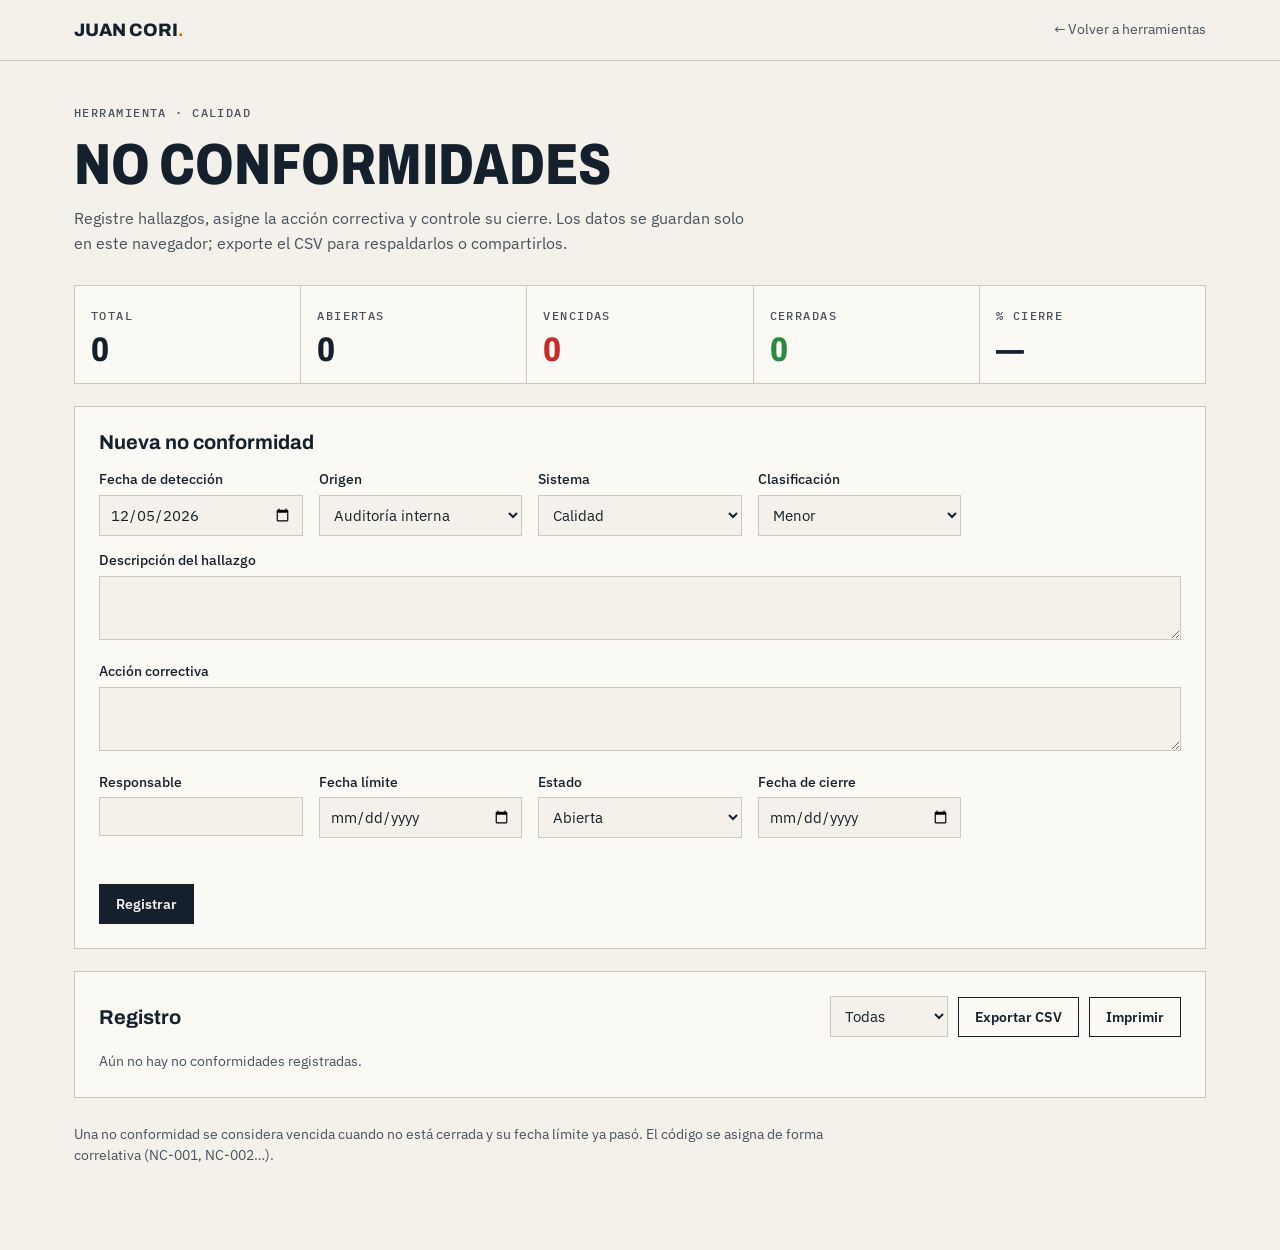
<file: herramientas/no-conformidades.html>
<!DOCTYPE html>
<html lang="es">
<head>
<meta charset="utf-8">
<meta name="viewport" content="width=device-width, initial-scale=1">
<title>Registro de no conformidades · Juan Cori</title>
<meta name="description" content="Registro de no conformidades con acciones correctivas, responsables, fechas límite y alertas de vencimiento. Funciona en el navegador.">
<link rel="preconnect" href="https://fonts.googleapis.com"><link rel="preconnect" href="https://fonts.gstatic.com" crossorigin>
<link href="https://fonts.googleapis.com/css2?family=Archivo:wdth,wght@75..125,400..800&family=IBM+Plex+Mono:wght@400;500&family=IBM+Plex+Sans:wght@400;500;600&display=swap" rel="stylesheet">
<link rel="stylesheet" href="base.css">
</head>
<body>
<header><div class="wrap"><a class="brand" href="../">JUAN CORI<b>.</b></a><a class="back" href="../#herramientas">← Volver a herramientas</a></div></header>
<main><div class="wrap">
<div class="mono">Herramienta · Calidad</div>
<h1>No conformidades</h1>
<p class="intro">Registre hallazgos, asigne la acción correctiva y controle su cierre. Los datos se guardan solo en este navegador; exporte el CSV para respaldarlos o compartirlos.</p>

<div class="kpis" aria-live="polite">
<div class="kpi"><span class="mono">Total</span><b id="k-total">0</b></div>
<div class="kpi"><span class="mono">Abiertas</span><b id="k-open">0</b></div>
<div class="kpi"><span class="mono">Vencidas</span><b id="k-late" class="bad">0</b></div>
<div class="kpi"><span class="mono">Cerradas</span><b id="k-closed" class="ok">0</b></div>
<div class="kpi"><span class="mono">% cierre</span><b id="k-pct">—</b></div>
</div>

<form class="box" id="f" novalidate>
<h2 id="ftitle">Nueva no conformidad</h2>
<div class="fg" style="margin-top:16px">
<div><label for="fecha">Fecha de detección</label><input id="fecha" type="date" required></div>
<div><label for="origen">Origen</label><select id="origen"><option>Auditoría interna</option><option>Auditoría externa</option><option>Inspección de campo</option><option>Ensayo o prueba</option><option>Reclamo del cliente</option><option>Otro</option></select></div>
<div><label for="tipo">Sistema</label><select id="tipo"><option>Calidad</option><option>Seguridad y salud</option><option>Medio ambiente</option></select></div>
<div><label for="sev">Clasificación</label><select id="sev"><option>Mayor</option><option selected>Menor</option><option>Observación</option></select></div>
<div class="full"><label for="desc">Descripción del hallazgo</label><textarea id="desc" required maxlength="600"></textarea></div>
<div class="full"><label for="acc">Acción correctiva</label><textarea id="acc" maxlength="600"></textarea></div>
<div><label for="resp">Responsable</label><input id="resp" type="text" maxlength="60"></div>
<div><label for="lim">Fecha límite</label><input id="lim" type="date"></div>
<div><label for="estado">Estado</label><select id="estado"><option>Abierta</option><option>En proceso</option><option>Cerrada</option></select></div>
<div><label for="cierre">Fecha de cierre</label><input id="cierre" type="date"></div>
</div>
<div class="err" id="err" role="alert"></div>
<div class="btns"><button class="p" type="submit" id="sub">Registrar</button><button type="button" id="cancel" hidden>Cancelar edición</button></div>
</form>

<div class="box">
<div class="hrow"><h2>Registro</h2>
<div class="btns noprint" style="margin:0"><select id="filtro" aria-label="Filtrar por estado" style="width:auto"><option value="">Todas</option><option>Abierta</option><option>En proceso</option><option>Cerrada</option><option value="late">Vencidas</option></select><button id="csv" type="button">Exportar CSV</button><button id="print" type="button">Imprimir</button></div></div>
<p class="empty" id="empty">Aún no hay no conformidades registradas.</p>
<div class="scroll"><table id="tb" hidden><thead><tr><th>Código</th><th>Detección</th><th>Clasif.</th><th>Hallazgo y acción</th><th>Responsable</th><th>Límite</th><th>Estado</th><th></th></tr></thead><tbody></tbody></table></div>
</div>
<p class="note">Una no conformidad se considera vencida cuando no está cerrada y su fecha límite ya pasó. El código se asigna de forma correlativa (NC-001, NC-002…).</p>
</div></main>
<script src="base.js"></script>
<script>
const {$,esc}=JC,KEY='jc-nc';let db=JC.load(KEY,{n:0,items:[]}),edit=null;
const late=r=>r.estado!=='Cerrada'&&r.lim&&JC.parse(r.lim)<JC.today();
function draw(){
  const it=db.items,closed=it.filter(r=>r.estado==='Cerrada').length;
  $('k-total').textContent=it.length;$('k-open').textContent=it.length-closed;$('k-late').textContent=it.filter(late).length;
  $('k-closed').textContent=closed;$('k-pct').textContent=it.length?Math.round(closed/it.length*100)+'%':'—';
  const f=$('filtro').value,rows=it.filter(r=>!f||(f==='late'?late(r):r.estado===f));
  $('tb').hidden=!rows.length;$('empty').hidden=!!rows.length;
  $('empty').textContent=it.length?'Ningún registro coincide con el filtro.':'Aún no hay no conformidades registradas.';
  $('tb').tBodies[0].innerHTML=rows.map(r=>{
    const l=late(r),cls=r.estado==='Cerrada'?'ok':l?'bad':r.estado==='En proceso'?'warn':'mut';
    const lim=r.lim?JC.fmt(r.lim)+(l?`<br><small class="bad">${JC.days(JC.parse(r.lim),JC.today())} d de atraso</small>`:''):'—';
    return `<tr><td><b>${esc(r.cod)}</b><br><small class="mut">${esc(r.tipo)}</small></td><td>${JC.fmt(r.fecha)}<br><small class="mut">${esc(r.origen)}</small></td><td>${esc(r.sev)}</td>
    <td>${esc(r.desc)}${r.acc?`<br><small class="mut"><b>Acción:</b> ${esc(r.acc)}</small>`:''}</td><td>${esc(r.resp)||'—'}</td><td>${lim}</td>
    <td><span class="tag ${cls}">${l?'Vencida':esc(r.estado)}</span>${r.cierre?`<br><small class="mut">${JC.fmt(r.cierre)}</small>`:''}</td>
    <td class="noprint"><button class="x" data-e="${esc(r.cod)}" aria-label="Editar ${esc(r.cod)}">✎</button><button class="x" data-d="${esc(r.cod)}" aria-label="Eliminar ${esc(r.cod)}">×</button></td></tr>`}).join('');
}
function reset(){$('f').reset();$('fecha').value=JC.iso(JC.today());edit=null;$('ftitle').textContent='Nueva no conformidad';$('sub').textContent='Registrar';$('cancel').hidden=true;$('err').textContent=''}
$('f').addEventListener('submit',e=>{e.preventDefault();
  const r={};['fecha','origen','tipo','sev','desc','acc','resp','lim','estado','cierre'].forEach(k=>r[k]=$(k).value.trim());
  if(!r.fecha||!r.desc){$('err').textContent='Indique la fecha de detección y la descripción del hallazgo.';return}
  if(r.lim&&r.lim<r.fecha){$('err').textContent='La fecha límite no puede ser anterior a la detección.';return}
  if(r.estado==='Cerrada'&&!r.cierre)r.cierre=JC.iso(JC.today());
  if(r.estado!=='Cerrada')r.cierre='';
  if(edit){Object.assign(db.items.find(x=>x.cod===edit),r)}else{db.n++;r.cod='NC-'+String(db.n).padStart(3,'0');db.items.push(r)}
  JC.save(KEY,db);reset();draw()});
$('cancel').onclick=reset;
$('tb').addEventListener('click',e=>{const b=e.target.closest('button');if(!b)return;
  if(b.dataset.d){db.items=db.items.filter(x=>x.cod!==b.dataset.d);if(edit===b.dataset.d)reset();JC.save(KEY,db);draw()}
  if(b.dataset.e){const r=db.items.find(x=>x.cod===b.dataset.e);edit=r.cod;['fecha','origen','tipo','sev','desc','acc','resp','lim','estado','cierre'].forEach(k=>$(k).value=r[k]||'');
    $('ftitle').textContent='Editar '+r.cod;$('sub').textContent='Guardar cambios';$('cancel').hidden=false;$('f').scrollIntoView({behavior:'smooth'})}});
$('filtro').onchange=draw;$('print').onclick=()=>print();
$('csv').onclick=()=>{if(!db.items.length)return;JC.csv('no-conformidades.csv',[['Código','Detección','Origen','Sistema','Clasificación','Hallazgo','Acción correctiva','Responsable','Fecha límite','Estado','Fecha de cierre','Vencida'],
  ...db.items.map(r=>[r.cod,r.fecha,r.origen,r.tipo,r.sev,r.desc,r.acc,r.resp,r.lim,r.estado,r.cierre,late(r)?'Sí':'No'])])};
reset();draw();
</script>
</body>
</html>
</file>
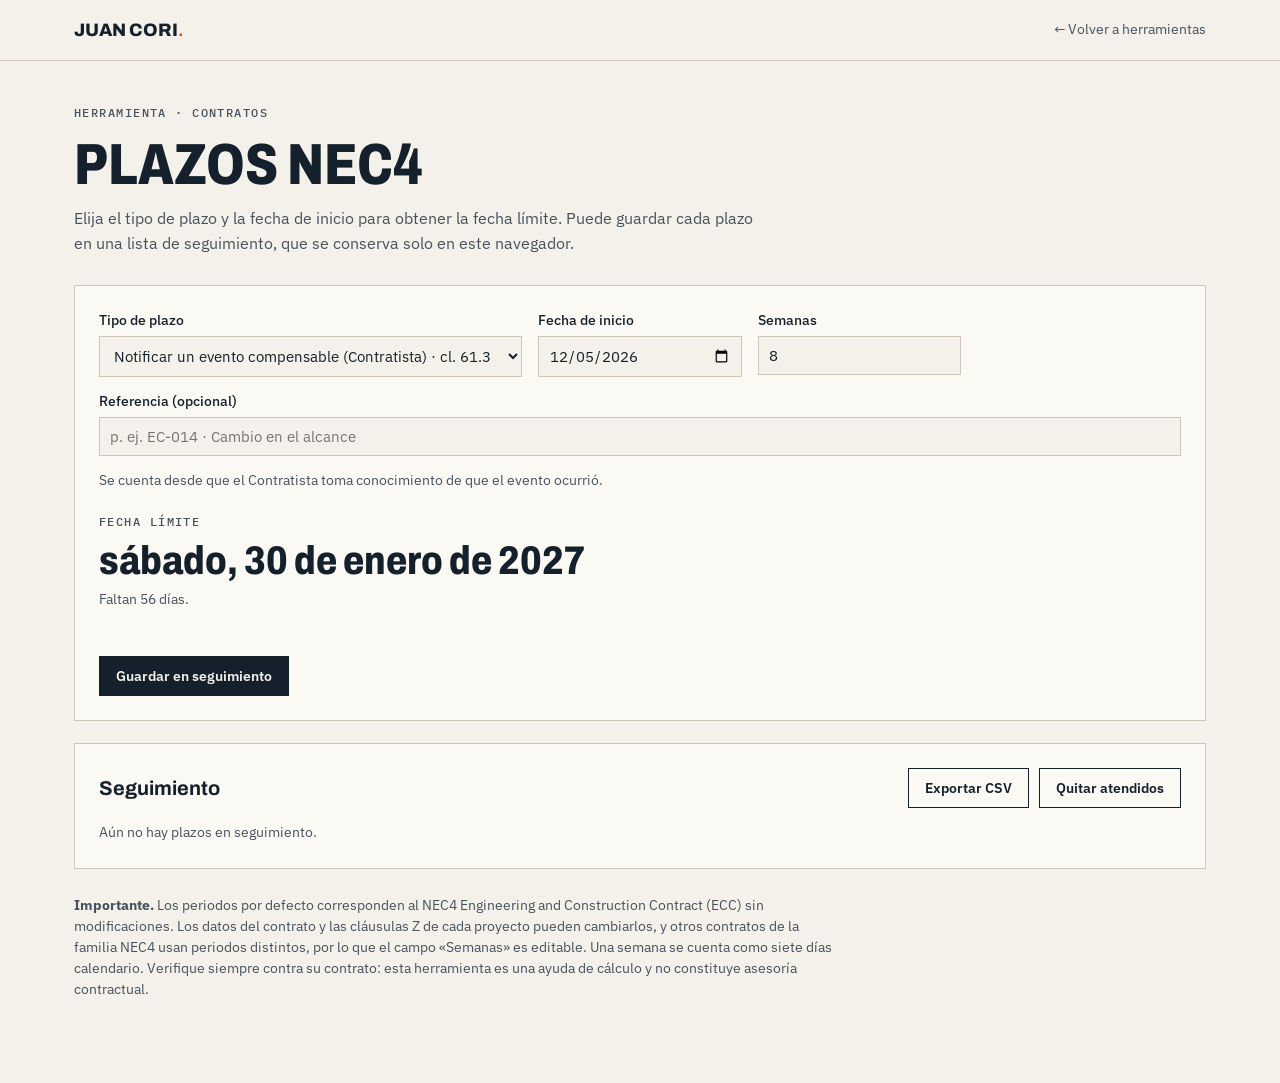
<file: herramientas/plazos-nec4.html>
<!DOCTYPE html>
<html lang="es">
<head>
<meta charset="utf-8">
<meta name="viewport" content="width=device-width, initial-scale=1">
<title>Plazos NEC4 · Juan Cori</title>
<meta name="description" content="Calculadora de fechas límite de notificación y respuesta según los periodos estándar del contrato NEC4 ECC, con seguimiento de vencimientos.">
<link rel="preconnect" href="https://fonts.googleapis.com"><link rel="preconnect" href="https://fonts.gstatic.com" crossorigin>
<link href="https://fonts.googleapis.com/css2?family=Archivo:wdth,wght@75..125,400..800&family=IBM+Plex+Mono:wght@400;500&family=IBM+Plex+Sans:wght@400;500;600&display=swap" rel="stylesheet">
<link rel="stylesheet" href="base.css">
<style>.due{font:800 clamp(26px,4vw,40px)/1.1 Archivo,sans-serif;font-stretch:84%;margin:6px 0}</style>
</head>
<body>
<header><div class="wrap"><a class="brand" href="../">JUAN CORI<b>.</b></a><a class="back" href="../#herramientas">← Volver a herramientas</a></div></header>
<main><div class="wrap">
<div class="mono">Herramienta · Contratos</div>
<h1>Plazos NEC4</h1>
<p class="intro">Elija el tipo de plazo y la fecha de inicio para obtener la fecha límite. Puede guardar cada plazo en una lista de seguimiento, que se conserva solo en este navegador.</p>

<form class="box" id="f" novalidate>
<div class="fg">
<div class="w2"><label for="regla">Tipo de plazo</label><select id="regla"></select></div>
<div><label for="ini">Fecha de inicio</label><input id="ini" type="date"></div>
<div><label for="sem">Semanas</label><input id="sem" type="number" min="0" step="1" inputmode="numeric"></div>
<div class="full"><label for="ref">Referencia (opcional)</label><input id="ref" type="text" maxlength="80" placeholder="p. ej. EC-014 · Cambio en el alcance"></div>
</div>
<p class="mut" id="desde" style="margin:14px 0 0;font-size:14px"></p>
<div style="margin-top:16px"><span class="mono">Fecha límite</span><div class="due" id="due">—</div><div id="left" class="mut" style="font-size:14px"></div></div>
<div class="err" id="err" role="alert"></div>
<div class="btns"><button class="p" type="submit">Guardar en seguimiento</button></div>
</form>

<div class="box">
<div class="hrow"><h2>Seguimiento</h2><div class="btns noprint" style="margin:0"><button id="csv" type="button">Exportar CSV</button><button id="clr" type="button">Quitar atendidos</button></div></div>
<p class="empty" id="empty">Aún no hay plazos en seguimiento.</p>
<div class="scroll"><table id="tb" hidden><thead><tr><th>Vence</th><th>Plazo</th><th>Referencia</th><th>Inicio</th><th>Estado</th><th></th></tr></thead><tbody></tbody></table></div>
</div>

<p class="note"><b>Importante.</b> Los periodos por defecto corresponden al NEC4 Engineering and Construction Contract (ECC) sin modificaciones. Los datos del contrato y las cláusulas Z de cada proyecto pueden cambiarlos, y otros contratos de la familia NEC4 usan periodos distintos, por lo que el campo «Semanas» es editable. Una semana se cuenta como siete días calendario. Verifique siempre contra su contrato: esta herramienta es una ayuda de cálculo y no constituye asesoría contractual.</p>
</div></main>
<script src="base.js"></script>
<script>
const {$,esc}=JC,KEY='jc-nec4';
const R=[
["Notificar un evento compensable (Contratista)","61.3",8,"desde que el Contratista toma conocimiento de que el evento ocurrió"],
["Respuesta del Project Manager a la notificación del evento","61.4",1,"desde la notificación del Contratista"],
["Aceptación tácita del evento tras aviso de falta de respuesta","61.4",2,"desde el aviso del Contratista por la falta de respuesta"],
["Presentar la cotización del evento compensable","62.3",3,"desde la instrucción de presentar cotización"],
["Respuesta del Project Manager a la cotización","62.3",2,"desde la presentación de la cotización"],
["Aceptación tácita de la cotización tras aviso de falta de respuesta","62.6",2,"desde el aviso del Contratista por la falta de respuesta"],
["Aceptación o no aceptación del programa","31.3",2,"desde la presentación del programa"],
["Aceptación tácita del programa tras aviso de falta de respuesta","31.3",1,"desde el aviso del Contratista por la falta de respuesta"],
["Certificación del pago","51.1",1,"desde la fecha de evaluación"],
["Pago del monto certificado","51.2",3,"desde la fecha de evaluación, salvo otro periodo en los datos del contrato"],
["Evaluación final del monto adeudado","53.1",4,"desde la emisión del Certificado de Defectos"],
["Periodo de respuesta general (datos del contrato)","13.3",2,"desde la recepción de la comunicación; ingrese el periodo de su contrato"],
["Plazo personalizado","—",1,"desde la fecha que usted indique"]];
let list=JC.load(KEY,[]);
R.forEach((r,i)=>$('regla').add(new Option(r[0]+(r[1]!=='—'?' · cl. '+r[1]:''),i)));
function calc(){const r=R[$('regla').value],d=JC.parse($('ini').value),w=+$('sem').value;
  $('desde').textContent='Se cuenta '+r[3]+'.';
  if(!d||!(w>=0)||!Number.isInteger(w)){$('due').textContent='—';$('left').textContent='';return null}
  const due=JC.addDays(d,w*7),n=JC.days(JC.today(),due);
  $('due').textContent=due.toLocaleDateString('es-PE',{weekday:'long',day:'numeric',month:'long',year:'numeric'});
  $('left').textContent=n>0?`Faltan ${n} día${n===1?'':'s'}.`:n===0?'Vence hoy.':`Venció hace ${-n} día${n===-1?'':'s'}.`;
  $('left').className=n<0?'bad':n<=3?'warn':'mut';return{due:JC.iso(due)}}
$('regla').onchange=()=>{$('sem').value=R[$('regla').value][2];calc()};
['ini','sem'].forEach(k=>$(k).addEventListener('input',()=>{$('err').textContent='';calc()}));
function draw(){list.sort((a,b)=>a.done-b.done||a.due.localeCompare(b.due));
  $('tb').hidden=!list.length;$('empty').hidden=!!list.length;
  $('tb').tBodies[0].innerHTML=list.map((p,i)=>{const n=JC.days(JC.today(),JC.parse(p.due));
    const [c,t]=p.done?['ok','Atendido']:n<0?['bad',`Vencido ${-n} d`]:n===0?['warn','Vence hoy']:n<=3?['warn',`${n} d`]:['mut',`${n} d`];
    return `<tr><td><b>${JC.fmt(p.due)}</b></td><td>${esc(p.name)}<br><small class="mut">${p.cl!=='—'?'cl. '+esc(p.cl)+' · ':''}${p.w} sem.</small></td><td>${esc(p.ref)||'—'}</td><td>${JC.fmt(p.ini)}</td>
    <td><span class="tag ${c}">${t}</span></td><td class="noprint" style="white-space:nowrap"><button class="x" data-t="${i}" aria-label="Marcar como ${p.done?'pendiente':'atendido'}">${p.done?'↺':'✓'}</button><button class="x" data-d="${i}" aria-label="Eliminar plazo">×</button></td></tr>`}).join('')}
$('f').addEventListener('submit',e=>{e.preventDefault();const c=calc();
  if(!c){$('err').textContent='Indique la fecha de inicio y un número entero de semanas.';return}
  const r=R[$('regla').value];list.push({name:r[0],cl:r[1],w:+$('sem').value,ini:$('ini').value,due:c.due,ref:$('ref').value.trim(),done:false});
  JC.save(KEY,list);$('ref').value='';draw()});
$('tb').addEventListener('click',e=>{const b=e.target.closest('button');if(!b)return;
  if(b.dataset.t!=null)list[b.dataset.t].done=!list[b.dataset.t].done;if(b.dataset.d!=null)list.splice(b.dataset.d,1);JC.save(KEY,list);draw()});
$('clr').onclick=()=>{list=list.filter(p=>!p.done);JC.save(KEY,list);draw()};
$('csv').onclick=()=>{if(list.length)JC.csv('plazos-nec4.csv',[['Vence','Plazo','Cláusula','Semanas','Inicio','Referencia','Atendido'],...list.map(p=>[p.due,p.name,p.cl,p.w,p.ini,p.ref,p.done?'Sí':'No'])])};
$('ini').value=JC.iso(JC.today());$('sem').value=R[0][2];calc();draw();
</script>
</body>
</html>
</file>
<file: herramientas/base.css>
:root{--paper:#f4f1ea;--paper2:#ebe6db;--ink:#14202b;--ink2:#46525e;--line:#cfc8b8;--accent:#e8590c;--steel:#1f5673;--card:#fbf9f4;--ok:#2b8a3e;--warn:#e67700;--bad:#c92a2a}
[data-theme=dark]{--paper:#10181f;--paper2:#16212b;--ink:#ece8df;--ink2:#a4adb5;--line:#2c3a47;--accent:#ff7a2e;--steel:#6fb3d6;--card:#172430;--ok:#51cf66;--warn:#fcc419;--bad:#ff6b6b}
*{box-sizing:border-box}
body{margin:0;background:var(--paper);color:var(--ink);font:400 16px/1.55 "IBM Plex Sans",system-ui,sans-serif}
.wrap{max-width:1180px;margin:0 auto;padding:0 24px}
.mono{font:500 12px/1.4 "IBM Plex Mono",monospace;letter-spacing:.12em;text-transform:uppercase;color:var(--ink2)}
header{border-bottom:1px solid var(--line)}
header .wrap{display:flex;align-items:center;justify-content:space-between;height:60px}
.brand{font:800 18px Archivo,sans-serif;text-decoration:none;color:inherit}.brand b{color:var(--accent)}
a.back{font-size:14px;color:var(--ink2);text-decoration:none}
main{padding:44px 0 70px}
h1{font:800 clamp(32px,5.4vw,58px)/1 Archivo,sans-serif;font-stretch:80%;text-transform:uppercase;margin:14px 0 12px}
h2{font:700 20px Archivo,sans-serif;margin:0}
.intro{max-width:680px;color:var(--ink2);margin:0 0 30px}
.box{border:1px solid var(--line);background:var(--card);padding:24px;margin-bottom:22px}
.fg{display:grid;grid-template-columns:repeat(auto-fit,minmax(190px,1fr));gap:14px 16px}
.fg .w2{grid-column:span 2}.fg .full{grid-column:1/-1}
@media(max-width:560px){.fg .w2{grid-column:auto}}
label{display:block;font-size:13.5px;font-weight:500;margin-bottom:5px}
input,select,textarea{width:100%;padding:9px 10px;font:400 15px "IBM Plex Sans",sans-serif;border:1.5px solid var(--line);background:var(--paper);color:var(--ink);border-radius:0}
textarea{min-height:64px;resize:vertical}
input:focus,select:focus,textarea:focus{outline:none;border-color:var(--accent)}
.btns{display:flex;gap:10px;flex-wrap:wrap;margin-top:18px;align-items:center}
button,.btn{font:600 14px "IBM Plex Sans",sans-serif;padding:10px 16px;border:1.5px solid var(--ink);background:none;color:var(--ink);cursor:pointer;text-decoration:none}
button.p{background:var(--ink);color:var(--paper)}
button:hover{box-shadow:3px 3px 0 var(--accent)}
button.x{padding:2px 8px;border:0;font-size:16px;box-shadow:none}
.kpis{display:grid;grid-template-columns:repeat(auto-fit,minmax(130px,1fr));gap:1px;background:var(--line);border:1px solid var(--line);margin-bottom:22px}
.kpi{background:var(--card);padding:16px}
.kpi b{display:block;font:800 34px/1 Archivo,sans-serif;font-stretch:82%;margin-top:6px}
.hrow{display:flex;justify-content:space-between;align-items:center;gap:12px;flex-wrap:wrap}
.scroll{overflow-x:auto}
table{width:100%;border-collapse:collapse;font-size:14px;margin-top:14px}
th,td{padding:9px 8px;border-bottom:1px solid var(--line);text-align:left;vertical-align:top}
th{font:500 11.5px "IBM Plex Mono",monospace;text-transform:uppercase;letter-spacing:.08em;color:var(--ink2);white-space:nowrap}
.tag{display:inline-block;font:500 11.5px "IBM Plex Mono",monospace;padding:3px 8px;border:1px solid currentColor;white-space:nowrap}
.ok{color:var(--ok)}.warn{color:var(--warn)}.bad{color:var(--bad)}.mut{color:var(--ink2)}
.empty{color:var(--ink2);font-size:14px;margin:14px 0 0}
.note{margin-top:26px;font-size:13.5px;color:var(--ink2);max-width:760px}
.err{color:var(--bad);font-size:14px;min-height:20px;margin-top:8px}
@media print{header,.btns,form,.noprint{display:none!important}body{background:#fff}}
</file>
